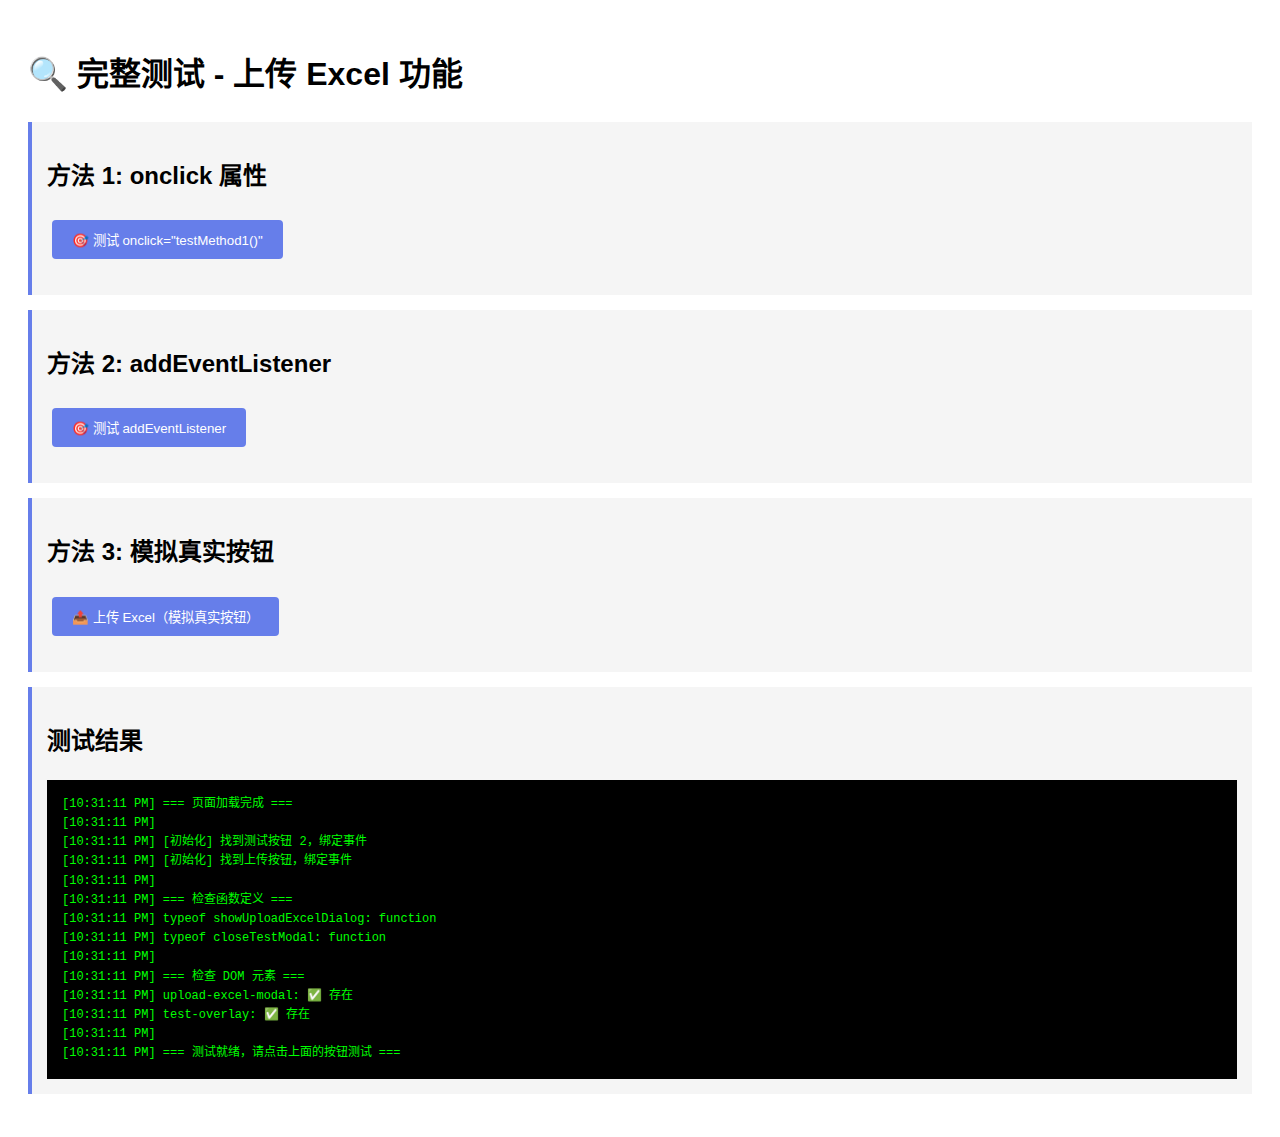
<file: static/complete-test.html>
<!DOCTYPE html>
<html lang="zh-CN">
<head>
    <meta charset="UTF-8">
    <meta name="viewport" content="width=device-width, initial-scale=1.0">
    <title>完整测试 - 上传 Excel 功能</title>
    <style>
        body {
            font-family: Arial, sans-serif;
            padding: 20px;
            line-height: 1.6;
        }
        .test-section {
            background: #f5f5f5;
            padding: 15px;
            margin: 15px 0;
            border-left: 4px solid #667eea;
        }
        .success { color: #28a745; font-weight: bold; }
        .error { color: #dc3545; font-weight: bold; }
        .warning { color: #ffc107; font-weight: bold; }
        button {
            padding: 10px 20px;
            margin: 5px;
            cursor: pointer;
            background: #667eea;
            color: white;
            border: none;
            border-radius: 4px;
        }
        button:hover {
            background: #5568d3;
        }
        .modal {
            display: none;
            position: fixed;
            top: 50%;
            left: 50%;
            transform: translate(-50%, -50%);
            background: white;
            padding: 30px;
            border: 2px solid #333;
            border-radius: 8px;
            box-shadow: 0 4px 20px rgba(0,0,0,0.3);
            z-index: 9999;
            min-width: 400px;
        }
        .modal.active {
            display: block;
        }
        .overlay {
            display: none;
            position: fixed;
            top: 0;
            left: 0;
            width: 100%;
            height: 100%;
            background: rgba(0,0,0,0.5);
            z-index: 9998;
        }
        .overlay.active {
            display: block;
        }
        #test-results {
            background: #000;
            color: #0f0;
            padding: 15px;
            font-family: 'Courier New', monospace;
            font-size: 12px;
            max-height: 400px;
            overflow-y: auto;
            margin-top: 15px;
        }
    </style>
</head>
<body>
    <h1>🔍 完整测试 - 上传 Excel 功能</h1>
    
    <div class="test-section">
        <h2>方法 1: onclick 属性</h2>
        <button onclick="testMethod1()">
            🎯 测试 onclick="testMethod1()"
        </button>
        <p id="result1"></p>
    </div>
    
    <div class="test-section">
        <h2>方法 2: addEventListener</h2>
        <button id="test-btn-2">
            🎯 测试 addEventListener
        </button>
        <p id="result2"></p>
    </div>
    
    <div class="test-section">
        <h2>方法 3: 模拟真实按钮</h2>
        <button class="btn-primary" id="btn-upload-excel">
            📤 上传 Excel（模拟真实按钮）
        </button>
        <p id="result3"></p>
    </div>
    
    <div class="test-section">
        <h2>测试结果</h2>
        <div id="test-results"></div>
    </div>
    
    <!-- 模态框 -->
    <div class="overlay" id="test-overlay" onclick="closeTestModal()"></div>
    <div class="modal" id="upload-excel-modal">
        <h3>✅ 上传 Excel 对话框</h3>
        <p>如果您看到这个对话框，说明功能正常工作！</p>
        <button onclick="closeTestModal()">关闭对话框</button>
    </div>
    
    <script>
        let testResults = document.getElementById('test-results');
        
        function log(message, type = 'info') {
            const colors = {
                info: '#0f0',
                success: '#0f0',
                error: '#f00',
                warning: '#ff0'
            };
            const time = new Date().toLocaleTimeString();
            testResults.innerHTML += `<div style="color: ${colors[type]}">[${time}] ${message}</div>`;
            testResults.scrollTop = testResults.scrollHeight;
            console.log(message);
        }
        
        function showUploadExcelDialog() {
            log('[函数] showUploadExcelDialog 被调用', 'success');
            const modal = document.getElementById('upload-excel-modal');
            const overlay = document.getElementById('test-overlay');
            if (modal) {
                modal.classList.add('active');
                overlay.classList.add('active');
                log('[函数] 对话框已显示', 'success');
            } else {
                log('[函数] 找不到模态框元素', 'error');
            }
        }
        
        function closeTestModal() {
            log('[函数] 关闭对话框', 'info');
            document.getElementById('upload-excel-modal').classList.remove('active');
            document.getElementById('test-overlay').classList.remove('active');
        }
        
        // 方法 1: onclick 属性
        function testMethod1() {
            log('', 'info');
            log('=== 测试方法 1: onclick 属性 ===', 'info');
            document.getElementById('result1').innerHTML = '<span class="success">✅ onclick 可以调用函数</span>';
            showUploadExcelDialog();
        }
        
        // 方法 2: addEventListener
        document.addEventListener('DOMContentLoaded', () => {
            log('=== 页面加载完成 ===', 'info');
            log('', 'info');
            
            // 绑定方法 2
            const btn2 = document.getElementById('test-btn-2');
            if (btn2) {
                log('[初始化] 找到测试按钮 2，绑定事件', 'success');
                btn2.addEventListener('click', () => {
                    log('', 'info');
                    log('=== 测试方法 2: addEventListener ===', 'info');
                    document.getElementById('result2').innerHTML = '<span class="success">✅ addEventListener 可以调用函数</span>';
                    showUploadExcelDialog();
                });
            } else {
                log('[初始化] 未找到测试按钮 2', 'error');
            }
            
            // 绑定方法 3（模拟真实按钮）
            const btnUploadExcel = document.getElementById('btn-upload-excel');
            if (btnUploadExcel) {
                log('[初始化] 找到上传按钮，绑定事件', 'success');
                btnUploadExcel.addEventListener('click', () => {
                    log('', 'info');
                    log('=== 测试方法 3: 模拟真实按钮 ===', 'info');
                    document.getElementById('result3').innerHTML = '<span class="success">✅ 模拟真实按钮可以工作</span>';
                    showUploadExcelDialog();
                });
            } else {
                log('[初始化] 未找到上传按钮', 'error');
            }
            
            // 检查函数
            log('', 'info');
            log('=== 检查函数定义 ===', 'info');
            log('typeof showUploadExcelDialog: ' + typeof showUploadExcelDialog, 'info');
            log('typeof closeTestModal: ' + typeof closeTestModal, 'info');
            
            // 检查元素
            log('', 'info');
            log('=== 检查 DOM 元素 ===', 'info');
            log('upload-excel-modal: ' + (document.getElementById('upload-excel-modal') ? '✅ 存在' : '❌ 不存在'), 'info');
            log('test-overlay: ' + (document.getElementById('test-overlay') ? '✅ 存在' : '❌ 不存在'), 'info');
            log('', 'info');
            log('=== 测试就绪，请点击上面的按钮测试 ===', 'success');
        });
    </script>
</body>
</html>
</file>
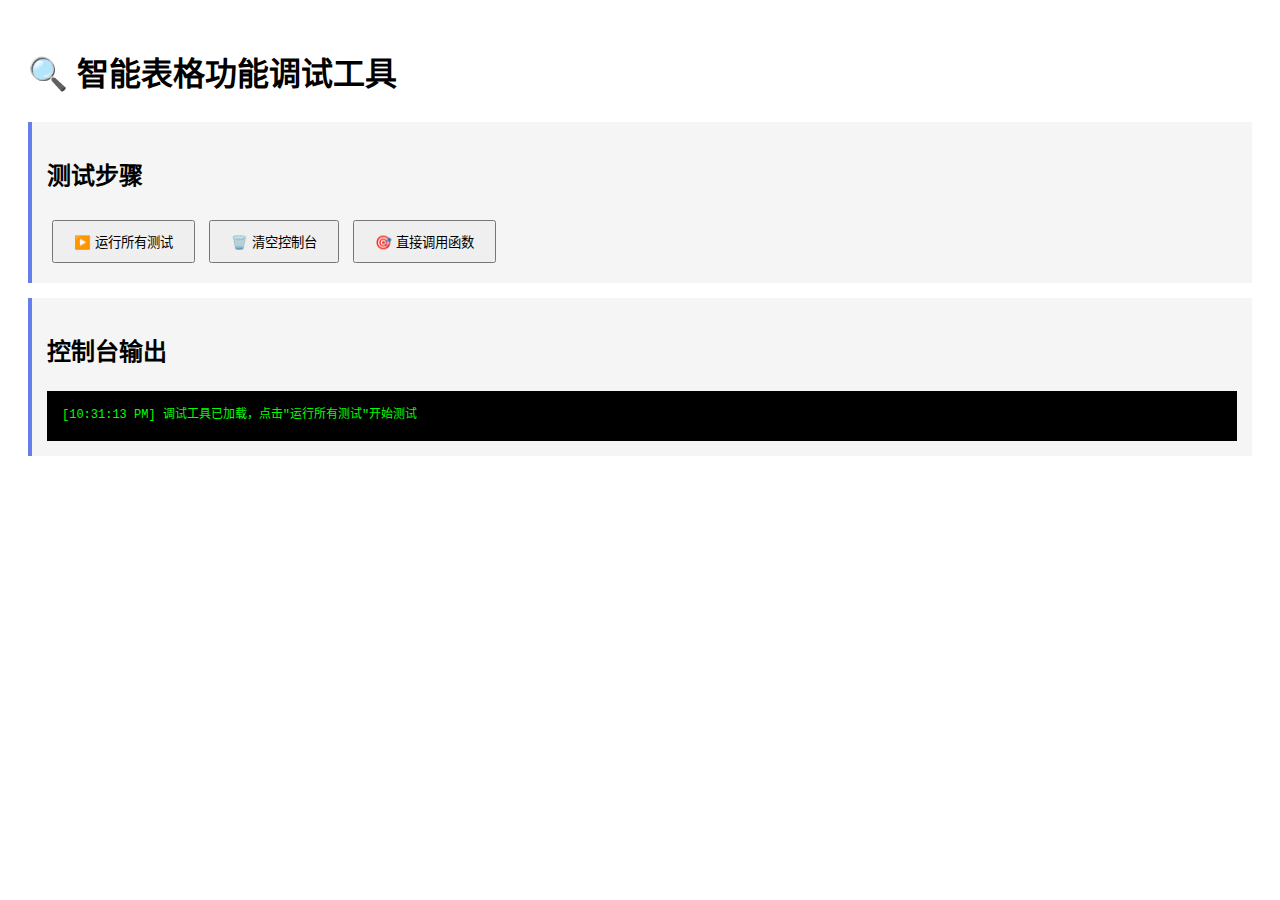
<file: static/debug.html>
<!DOCTYPE html>
<html lang="zh-CN">
<head>
    <meta charset="UTF-8">
    <meta name="viewport" content="width=device-width, initial-scale=1.0">
    <title>调试 - 智能表格功能</title>
    <style>
        body {
            font-family: Arial, sans-serif;
            padding: 20px;
            line-height: 1.6;
        }
        .debug-section {
            background: #f5f5f5;
            padding: 15px;
            margin: 15px 0;
            border-left: 4px solid #667eea;
        }
        .success { color: #28a745; }
        .error { color: #dc3545; }
        .warning { color: #ffc107; }
        button {
            padding: 10px 20px;
            margin: 5px;
            cursor: pointer;
        }
        #console-output {
            background: #000;
            color: #0f0;
            padding: 15px;
            font-family: 'Courier New', monospace;
            font-size: 12px;
            max-height: 400px;
            overflow-y: auto;
        }
    </style>
</head>
<body>
    <h1>🔍 智能表格功能调试工具</h1>
    
    <div class="debug-section">
        <h2>测试步骤</h2>
        <button onclick="runTests()">▶️ 运行所有测试</button>
        <button onclick="clearConsole()">🗑️ 清空控制台</button>
        <button onclick="testDirectCall()">🎯 直接调用函数</button>
    </div>
    
    <div class="debug-section">
        <h2>控制台输出</h2>
        <div id="console-output"></div>
    </div>
    
    <script>
        let consoleOutput = document.getElementById('console-output');
        
        function log(message, type = 'info') {
            const colors = {
                info: '#0f0',
                success: '#0f0',
                error: '#f00',
                warning: '#ff0'
            };
            const time = new Date().toLocaleTimeString();
            consoleOutput.innerHTML += `<div style="color: ${colors[type]}">[${time}] ${message}</div>`;
            consoleOutput.scrollTop = consoleOutput.scrollHeight;
            console.log(message);
        }
        
        function clearConsole() {
            consoleOutput.innerHTML = '';
        }
        
        async function runTests() {
            clearConsole();
            log('=== 开始测试智能表格功能 ===', 'info');
            log('');
            
            // 测试 1: 检查主页面是否加载
            log('[测试 1] 检查主页面访问...', 'info');
            try {
                const response = await fetch('/');
                if (response.ok) {
                    log('✅ 主页面可以访问', 'success');
                } else {
                    log(`❌ 主页面返回错误: ${response.status}`, 'error');
                }
            } catch (e) {
                log(`❌ 主页面请求失败: ${e.message}`, 'error');
            }
            log('');
            
            // 测试 2: 检查 script.js 是否加载
            log('[测试 2] 检查 script.js 文件...', 'info');
            try {
                const response = await fetch('/script.js');
                if (response.ok) {
                    const content = await response.text();
                    log(`✅ script.js 文件可以访问 (${(content.length / 1024).toFixed(2)} KB)`, 'success');
                    
                    if (content.includes('function showUploadExcelDialog')) {
                        log('✅ 找到 showUploadExcelDialog 函数定义', 'success');
                    } else {
                        log('❌ 未找到 showUploadExcelDialog 函数定义', 'error');
                    }
                } else {
                    log(`❌ script.js 返回错误: ${response.status}`, 'error');
                }
            } catch (e) {
                log(`❌ script.js 请求失败: ${e.message}`, 'error');
            }
            log('');
            
            // 测试 3: 在主页面的上下文中测试
            log('[测试 3] 在主页面上下文中测试...', 'info');
            log('⚠️  请打开主页面 (http://127.0.0.1:9999)，按 F12，然后在 Console 中输入:', 'warning');
            log('   typeof showUploadExcelDialog', 'warning');
            log('   typeof closeUploadExcelDialog', 'warning');
            log('');
            
            // 测试 4: 检查模态框元素
            log('[测试 4] 测试说明...', 'info');
            log('在主页面的 Console 中输入以下代码:', 'info');
            log('   document.getElementById("upload-excel-modal")', 'info');
            log('如果返回 null，说明元素不存在', 'warning');
            log('');
            
            log('=== 测试完成 ===', 'success');
            log('');
            log('💡 修复建议:', 'info');
            log('1. 如果 showUploadExcelDialog 是 undefined:', 'info');
            log('   - 检查 script.js 是否有语法错误', 'info');
            log('   - 查看浏览器 Console 是否有 JavaScript 错误', 'info');
            log('2. 如果元素不存在:', 'info');
            log('   - 检查 HTML 中是否有 id="upload-excel-modal" 的元素', 'info');
            log('3. 强制刷新浏览器缓存: Ctrl + Shift + R', 'info');
        }
        
        function testDirectCall() {
            log('');
            log('=== 尝试直接调用函数 ===', 'info');
            log('⚠️  这个页面无法直接调用主页面的函数', 'warning');
            log('请在主页面 (http://127.0.0.1:9999) 的 Console 中输入:', 'info');
            log('   showUploadExcelDialog()', 'info');
            log('');
        }
        
        // 页面加载后自动运行测试
        window.addEventListener('DOMContentLoaded', () => {
            log('调试工具已加载，点击"运行所有测试"开始测试', 'info');
        });
    </script>
</body>
</html>
</file>
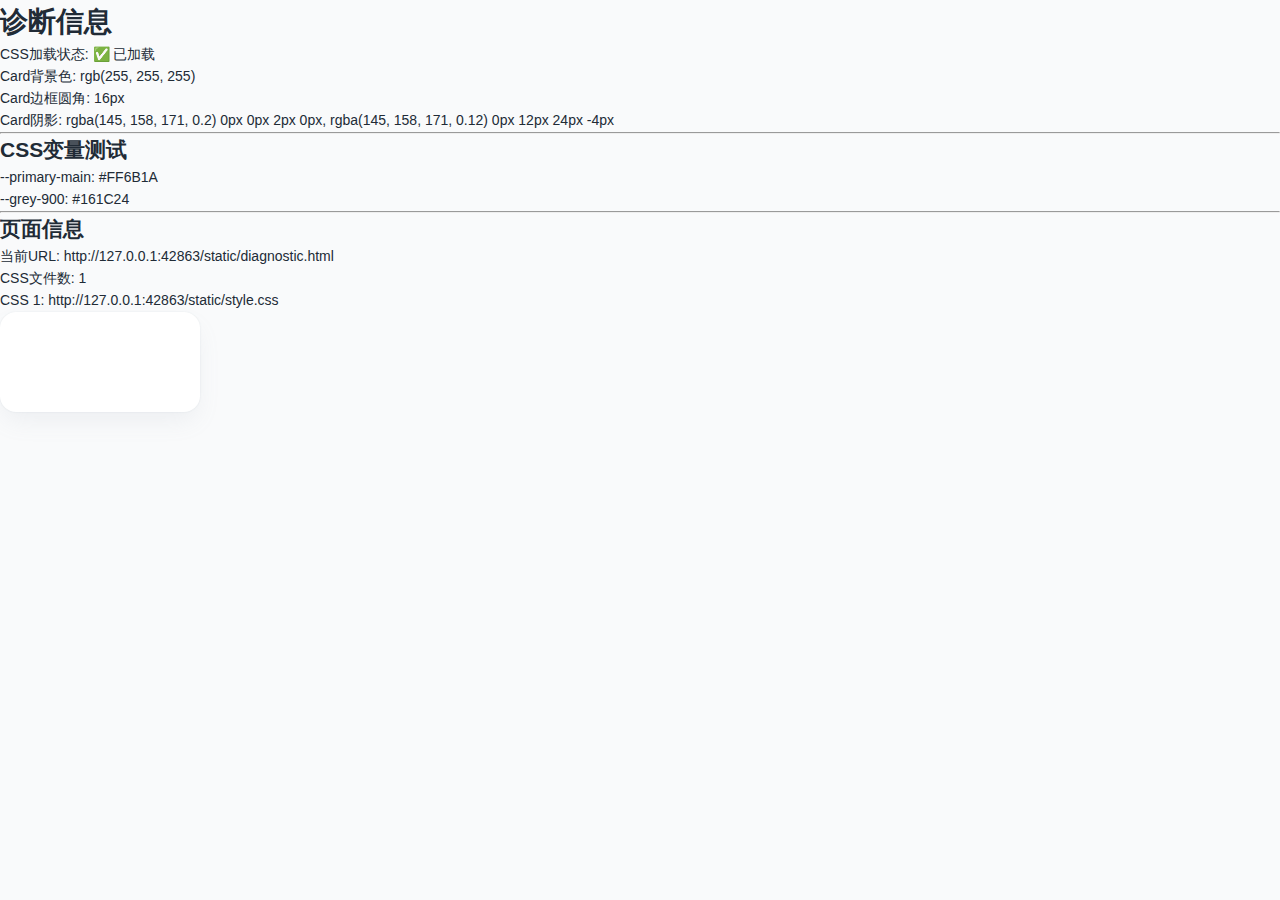
<file: static/diagnostic.html>
<!DOCTYPE html>
<html>
<head>
    <meta charset="UTF-8">
    <title>诊断页面</title>
    <link rel="stylesheet" href="style.css">
</head>
<body>
    <h1>诊断信息</h1>
    <div id="info"></div>
    
    <script>
        const info = document.getElementById('info');
        
        // 检查CSS是否加载
        const testDiv = document.createElement('div');
        testDiv.className = 'card';
        testDiv.style.cssText = 'width: 200px; height: 100px;';
        document.body.appendChild(testDiv);
        
        const styles = window.getComputedStyle(testDiv);
        
        info.innerHTML = `
            <p>CSS加载状态: ${styles.backgroundColor ? '✅ 已加载' : '❌ 未加载'}</p>
            <p>Card背景色: ${styles.backgroundColor}</p>
            <p>Card边框圆角: ${styles.borderRadius}</p>
            <p>Card阴影: ${styles.boxShadow}</p>
            <hr>
            <h2>CSS变量测试</h2>
            <p>--primary-main: ${styles.getPropertyValue('--primary-main') || '未定义'}</p>
            <p>--grey-900: ${styles.getPropertyValue('--grey-900') || '未定义'}</p>
            <hr>
            <h2>页面信息</h2>
            <p>当前URL: ${window.location.href}</p>
            <p>CSS文件数: ${document.styleSheets.length}</p>
        `;
        
        // 列出所有CSS文件
        Array.from(document.styleSheets).forEach((sheet, i) => {
            try {
                info.innerHTML += `<p>CSS ${i+1}: ${sheet.href || '内联样式'}</p>`;
            } catch(e) {
                info.innerHTML += `<p>CSS ${i+1}: 无法访问</p>`;
            }
        });
    </script>
</body>
</html>
</file>
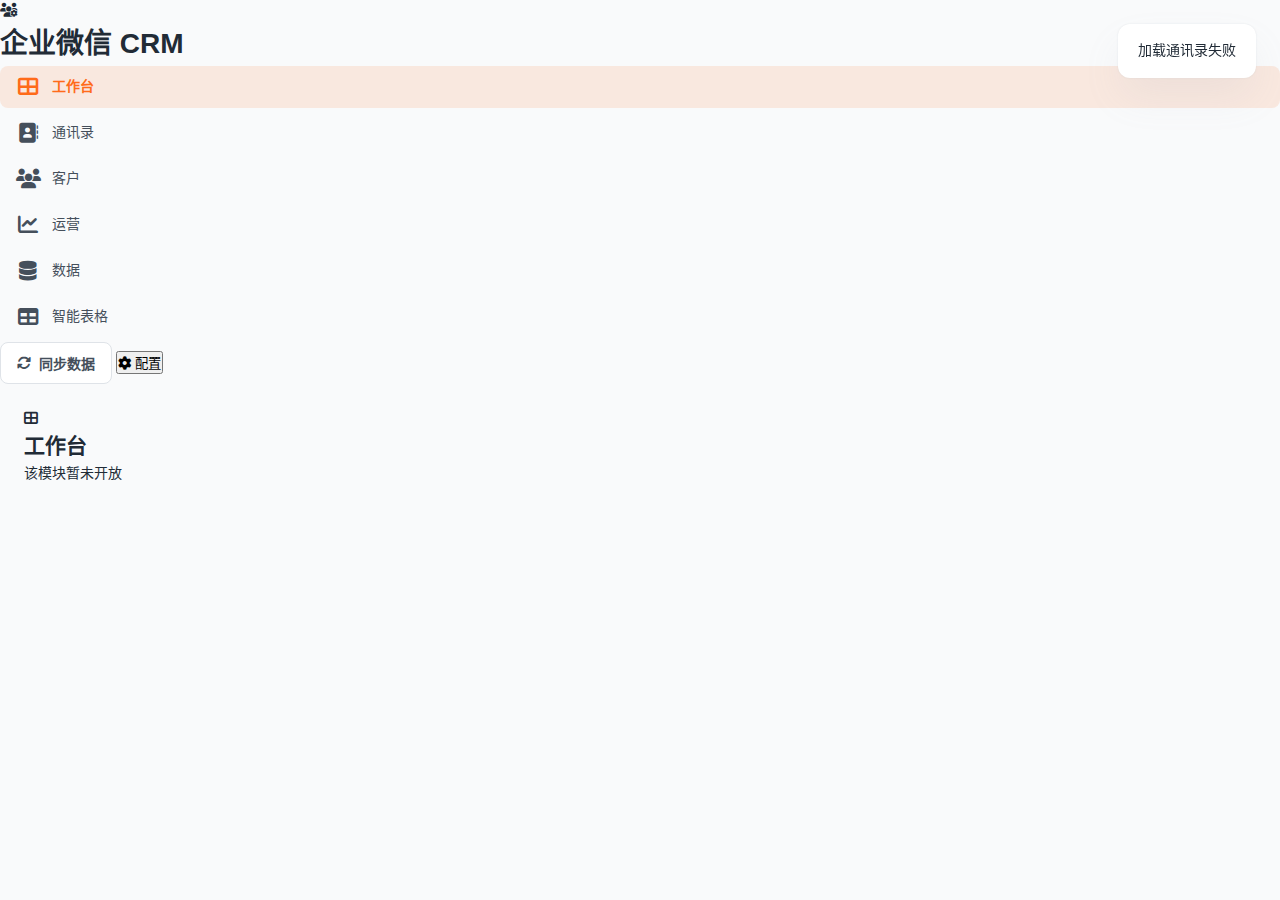
<file: static/index-old.html>
<!DOCTYPE html>
<html lang="zh-CN">
<head>
    <meta charset="UTF-8">
    <meta name="viewport" content="width=device-width, initial-scale=1.0">
    <title>企业微信 CRM - 客户管理</title>
    <link rel="stylesheet" href="style.css">
    <link rel="stylesheet" href="https://cdn.jsdelivr.net/npm/@fortawesome/fontawesome-free@6.4.0/css/all.min.css">
</head>
<body>
    <div class="container">
        <!-- 顶部导航 -->
        <header class="header">
            <div class="logo">
                <i class="fas fa-users-cog"></i>
                <h1>企业微信 CRM</h1>
            </div>
            <nav class="nav">
                <a href="#" class="nav-item" data-module="dashboard">
                    <i class="fas fa-th-large"></i> 工作台
                </a>
                <a href="#" class="nav-item" data-module="contacts">
                    <i class="fas fa-address-book"></i> 通讯录
                </a>
                <a href="#" class="nav-item active" data-module="customers">
                    <i class="fas fa-users"></i> 客户
                </a>
                <a href="#" class="nav-item" data-module="operations">
                    <i class="fas fa-chart-line"></i> 运营
                </a>
                <a href="#" class="nav-item" data-module="data">
                    <i class="fas fa-database"></i> 数据
                </a>
                <a href="#" class="nav-item" data-module="spreadsheet">
                    <i class="fas fa-table"></i> 智能表格
                </a>
            </nav>
            <div class="header-actions">
                <button class="btn-sync" onclick="syncData()">
                    <i class="fas fa-sync-alt"></i> 同步数据
                </button>
                <button class="btn-config" onclick="showConfig()">
                    <i class="fas fa-cog"></i> 配置
                </button>
            </div>
        </header>

        <!-- 主内容区 -->
        <main class="main-content">
            <!-- 客户模块 -->
            <section id="module-customers" class="module active">
                <div class="page-header">
                    <h2><i class="fas fa-users"></i> 客户列表</h2>
                    <div class="page-actions">
                        <button class="btn-primary" onclick="showCustomerDetail('new')">
                            <i class="fas fa-plus"></i> 添加客户
                        </button>
                        <button class="btn-secondary" onclick="exportCustomers()">
                            <i class="fas fa-download"></i> 导出
                        </button>
                    </div>
                </div>

                <!-- 筛选区域 -->
                <div class="filter-section">
                    <div class="filter-row">
                        <div class="filter-item">
                            <label>客户自选</label>
                            <input type="text" id="filter-search" placeholder="搜索客户姓名/备注" onchange="applyFilters()">
                        </div>
                        <div class="filter-item">
                            <label>添加员工</label>
                            <select id="filter-employee" onchange="applyFilters()">
                                <option value="">全部员工</option>
                            </select>
                        </div>
                        <div class="filter-item">
                            <label>所属群组</label>
                            <select id="filter-group" onchange="applyFilters()">
                                <option value="">选择所属群组</option>
                            </select>
                        </div>
                        <div class="filter-item">
                            <label>企业标签</label>
                            <select id="filter-tag" onchange="applyFilters()">
                                <option value="">选择企业标签</option>
                            </select>
                        </div>
                    </div>
                    <div class="filter-row">
                        <div class="filter-item">
                            <label>添加时间</label>
                            <input type="date" id="filter-date-start" onchange="applyFilters()">
                            <span>至</span>
                            <input type="date" id="filter-date-end" onchange="applyFilters()">
                        </div>
                        <div class="filter-item">
                            <label>客户阶段</label>
                            <select id="filter-stage" onchange="applyFilters()">
                                <option value="">选择客户阶段</option>
                                <option value="潜在客户">潜在客户</option>
                                <option value="意向客户">意向客户</option>
                                <option value="成交客户">成交客户</option>
                                <option value="老客户">老客户</option>
                            </select>
                        </div>
                        <div class="filter-item">
                            <label>跟进状态</label>
                            <select id="filter-follow-status" onchange="applyFilters()">
                                <option value="">选择跟进状态</option>
                                <option value="未跟进">未跟进</option>
                                <option value="跟进中">跟进中</option>
                                <option value="已成交">已成交</option>
                                <option value="已流失">已流失</option>
                            </select>
                        </div>
                        <div class="filter-item">
                            <label>满意度评</label>
                            <select id="filter-satisfaction" onchange="applyFilters()">
                                <option value="">选择满意度评价</option>
                                <option value="满意">满意</option>
                                <option value="一般">一般</option>
                                <option value="不满意">不满意</option>
                            </select>
                        </div>
                    </div>
                    <div class="filter-actions">
                        <button class="btn-filter" onclick="applyFilters()">
                            <i class="fas fa-search"></i> 筛选
                        </button>
                        <button class="btn-reset" onclick="resetFilters()">
                            <i class="fas fa-undo"></i> 重置
                        </button>
                    </div>
                </div>

                <!-- 批量操作区域 -->
                <div class="batch-actions">
                    <label>
                        <input type="checkbox" id="select-all" onchange="toggleSelectAll()">
                        全选
                    </label>
                    <span class="selected-count">已选择 <strong id="selected-count">0</strong> 个客户</span>
                    <button class="btn-batch" onclick="batchUpdateOwner()">
                        <i class="fas fa-user-edit"></i> 修改跟进人
                    </button>
                    <button class="btn-batch" onclick="batchUpdateTags()">
                        <i class="fas fa-tags"></i> 批量打标签
                    </button>
                    <button class="btn-batch" onclick="batchSendMessage()">
                        <i class="fas fa-paper-plane"></i> 群发等待
                    </button>
                </div>

                <!-- 客户列表表格 -->
                <div class="table-container">
                    <table class="customer-table">
                        <thead>
                            <tr>
                                <th width="50"><input type="checkbox" id="thead-select-all" onchange="toggleSelectAll()"></th>
                                <th width="300">客户信息</th>
                                <th width="120">所属员工</th>
                                <th width="80">性别</th>
                                <th width="200">客户标签</th>
                                <th width="150">添加/退群会员</th>
                                <th width="150">添加时间</th>
                                <th width="120">跟进状态</th>
                                <th width="150">操作</th>
                            </tr>
                        </thead>
                        <tbody id="customer-table-body">
                            <!-- 数据由 JS 填充 -->
                        </tbody>
                    </table>
                </div>

                <!-- 分页 -->
                <div class="pagination">
                    <button class="btn-page" onclick="changePage(-1)">
                        <i class="fas fa-chevron-left"></i> 上一页
                    </button>
                    <span class="page-info">
                        第 <strong id="current-page">1</strong> 页 / 共 <strong id="total-pages">1</strong> 页
                        （共 <strong id="total-count">0</strong> 条）
                    </span>
                    <button class="btn-page" onclick="changePage(1)">
                        下一页 <i class="fas fa-chevron-right"></i>
                    </button>
                </div>
            </section>

            <!-- 通讯录模块 -->
            <section id="module-contacts" class="module">
                <div class="page-header">
                    <h2><i class="fas fa-address-book"></i> 通讯录</h2>
                    <div class="page-actions">
                        <button class="btn-primary" onclick="syncEmployees()">
                            <i class="fas fa-sync-alt"></i> 同步通讯录
                        </button>
                        <button class="btn-secondary" onclick="exportEmployees()">
                            <i class="fas fa-download"></i> 导出
                        </button>
                    </div>
                </div>

                <!-- 搜索区域 -->
                <div class="search-section">
                    <div class="search-box">
                        <i class="fas fa-search"></i>
                        <input type="text" id="employee-search" placeholder="搜索员工姓名、手机号、邮箱..." onkeyup="searchEmployees()">
                    </div>
                    <div class="filter-group">
                        <select id="employee-dept-filter" onchange="filterEmployees()">
                            <option value="">全部部门</option>
                        </select>
                        <select id="employee-status-filter" onchange="filterEmployees()">
                            <option value="">全部状态</option>
                            <option value="1">已激活</option>
                            <option value="2">已禁用</option>
                            <option value="4">未激活</option>
                            <option value="5">已退出</option>
                        </select>
                    </div>
                </div>

                <!-- 员工列表 -->
                <div class="contacts-grid">
                    <div id="contacts-list" class="contacts-container">
                        <!-- 由 JS 动态生成 -->
                    </div>
                </div>

                <!-- 分页 -->
                <div class="pagination">
                    <button class="btn-page" onclick="changeEmployeePage(-1)">
                        <i class="fas fa-chevron-left"></i> 上一页
                    </button>
                    <span class="page-info">
                        第 <strong id="employee-current-page">1</strong> 页 / 共 <strong id="employee-total-pages">1</strong> 页
                        （共 <strong id="employee-total-count">0</strong> 人）
                    </span>
                    <button class="btn-page" onclick="changeEmployeePage(1)">
                        下一页 <i class="fas fa-chevron-right"></i>
                    </button>
                </div>
            </section>

            <!-- 其他模块（暂时隐藏） -->
            <section id="module-dashboard" class="module">
                <div class="coming-soon">
                    <i class="fas fa-th-large"></i>
                    <h2>工作台</h2>
                    <p>该模块暂未开放</p>
                </div>
            </section>

            <section id="module-operations" class="module">
                <div class="coming-soon">
                    <i class="fas fa-chart-line"></i>
                    <h2>运营</h2>
                    <p>该模块暂未开放</p>
                </div>
            </section>

            <section id="module-data" class="module">
                <div class="coming-soon">
                    <i class="fas fa-database"></i>
                    <h2>数据</h2>
                    <p>该模块暂未开放</p>
                </div>
            </section>

            <!-- 智能表格模块 -->
            <section id="module-spreadsheet" class="module">
                <div class="page-header">
                    <h2><i class="fas fa-table"></i> 智能表格</h2>
                    <div class="page-actions">
                        <button class="btn-primary" id="btn-create-table">
                            <i class="fas fa-plus"></i> 手工创建表格
                        </button>
                        <button class="btn-secondary" id="btn-upload-excel">
                            <i class="fas fa-file-upload"></i> 上传 Excel
                        </button>
                    </div>
                </div>

                <!-- 表格列表 -->
                <div class="spreadsheet-list" id="spreadsheet-list">
                    <!-- 动态加载 -->
                </div>
            </section>
        </main>
    </div>

    <!-- 配置弹窗 -->
    <div id="config-modal" class="modal">
        <div class="modal-content">
            <div class="modal-header">
                <h3><i class="fas fa-cog"></i> 企业微信配置</h3>
                <button class="btn-close" onclick="closeConfig()">&times;</button>
            </div>
            <div class="modal-body">
                <div class="form-group">
                    <label>企业 ID（CorpID）</label>
                    <input type="text" id="config-corpid" placeholder="请输入企业 ID">
                    <small>登录企业微信管理后台 → 我的企业 → 企业信息 → 企业 ID</small>
                </div>
                <div class="form-group">
                    <label>通讯录 Secret（可选）</label>
                    <input type="text" id="config-contact-secret" placeholder="请输入通讯录应用 Secret">
                    <small>企业微信管理后台 → 管理工具 → 通讯录同步 → Secret</small>
                </div>
                <div class="form-group">
                    <label>自建应用 Secret（推荐）⭐</label>
                    <input type="text" id="config-app-secret" placeholder="请输入自建应用 Secret">
                    <small>应用管理 → 自建应用 → 点击应用 → 查看 Secret（推荐使用此方式）</small>
                </div>
                <div class="form-group">
                    <label>客户联系 Secret（可选）</label>
                    <input type="text" id="config-customer-secret" placeholder="请输入客户联系应用 Secret">
                    <small>企业微信管理后台 → 客户联系 → API → Secret</small>
                </div>
                <div class="form-group">
                    <label>应用 AgentId</label>
                    <input type="text" id="config-agentid" placeholder="请输入自建应用 AgentId">
                    <small>企业微信管理后台 → 应用管理 → 自建应用 → AgentId</small>
                </div>
                <div class="form-group">
                    <label>API Token</label>
                    <input type="text" id="config-api-token" placeholder="请输入 API Token">
                    <small>用于后端 API 认证，默认值：crm-default-token</small>
                </div>
            </div>
            <div class="modal-footer">
                <button class="btn-secondary" onclick="closeConfig()">取消</button>
                <button class="btn-primary" onclick="saveConfig()">保存配置</button>
            </div>
        </div>
    </div>

    <!-- 提示弹窗 -->
    <div id="toast" class="toast"></div>

    <!-- 手工创建表格对话框 -->
    <div id="create-table-modal" class="modal">
        <div class="modal-content" style="max-width: 900px;">
            <div class="modal-header">
                <h3><i class="fas fa-plus-circle"></i> 手工创建智能表格</h3>
                <button class="btn-close" onclick="closeCreateTableDialog()">&times;</button>
            </div>
            <div class="modal-body">
                <!-- 基本信息 -->
                <div class="form-group">
                    <label>表格名称 <span style="color: red;">*</span></label>
                    <input type="text" id="table-name" placeholder="请输入表格名称">
                </div>

                <div class="form-row" style="display: grid; grid-template-columns: 1fr 1fr; gap: 15px;">
                    <div class="form-group">
                        <label>数据类型 <span style="color: red;">*</span></label>
                        <select id="table-data-type" onchange="onDataTypeChange()">
                            <option value="order">订单信息</option>
                            <option value="supplier">代理商信息</option>
                            <option value="product">产品信息</option>
                        </select>
                    </div>

                    <div class="form-group">
                        <label>数据范围 <span style="color: red;">*</span></label>
                        <select id="table-data-scope" onchange="onDataScopeChange()">
                            <option value="global">全局数据</option>
                            <option value="supplier">指定供应商</option>
                        </select>
                    </div>
                </div>

                <div class="form-group" id="supplier-select-group" style="display: none;">
                    <label>选择供应商 <span style="color: red;">*</span></label>
                    <select id="table-supplier-code">
                        <!-- 动态加载 -->
                    </select>
                </div>

                <div style="margin: 30px 0; padding: 20px; background: #f9fafb; border-radius: 8px; border: 1px solid #e5e7eb;">
                    <div style="display: flex; justify-content: space-between; align-items: center; margin-bottom: 15px;">
                        <h4 style="margin: 0;">字段配置 <span id="field-count-badge" style="color: #8b5cf6; font-size: 14px;">(0/150)</span></h4>
                        <div style="display: flex; gap: 10px;">
                            <button class="btn-secondary" onclick="showTemplateSelector()">
                                <i class="fas fa-file-import"></i> 从模板导入
                            </button>
                            <button class="btn-primary" onclick="showAddFieldDialog()">
                                <i class="fas fa-plus"></i> 添加字段
                            </button>
                        </div>
                    </div>

                    <div id="fields-list" style="max-height: 300px; overflow-y: auto;">
                        <!-- 字段列表 -->
                        <div style="text-align: center; padding: 40px; color: #9ca3af;">
                            <i class="fas fa-list" style="font-size: 48px; margin-bottom: 10px;"></i>
                            <p>还没有字段，请添加或从模板导入</p>
                        </div>
                    </div>
                </div>

                <div class="modal-footer" style="display: flex; gap: 10px; justify-content: flex-end;">
                    <button class="btn-secondary" onclick="closeCreateTableDialog()">取消</button>
                    <button class="btn-primary" onclick="createTableManual()">
                        <i class="fas fa-check"></i> 创建表格
                    </button>
                </div>
            </div>
        </div>
    </div>

    <!-- 选择模板对话框 -->
    <div id="template-selector-modal" class="modal">
        <div class="modal-content" style="max-width: 700px;">
            <div class="modal-header">
                <h3><i class="fas fa-file-import"></i> 选择字段模板</h3>
                <button class="btn-close" onclick="closeTemplateSelector()">&times;</button>
            </div>
            <div class="modal-body">
                <div id="template-list">
                    <!-- 动态加载模板列表 -->
                </div>
            </div>
        </div>
    </div>

    <!-- 添加字段对话框 -->
    <div id="add-field-modal" class="modal">
        <div class="modal-content" style="max-width: 500px;">
            <div class="modal-header">
                <h3><i class="fas fa-plus"></i> 添加字段</h3>
                <button class="btn-close" onclick="closeAddFieldDialog()">&times;</button>
            </div>
            <div class="modal-body">
                <div class="form-group">
                    <label>字段显示名称（企业微信）<span style="color: red;">*</span></label>
                    <input type="text" id="field-wecom-name" placeholder="例如：客户姓名">
                </div>

                <div class="form-group">
                    <label>系统字段名（自有系统）<span style="color: red;">*</span></label>
                    <input type="text" id="field-system-name" placeholder="例如：customer_name">
                    <small>用于映射自有系统的字段，建议使用英文下划线命名</small>
                </div>

                <div class="form-group">
                    <label>字段类型</label>
                    <select id="field-type">
                        <option value="text">文本</option>
                        <option value="number">数字</option>
                        <option value="datetime">日期时间</option>
                    </select>
                </div>

                <div class="modal-footer" style="display: flex; gap: 10px; justify-content: flex-end;">
                    <button class="btn-secondary" onclick="closeAddFieldDialog()">取消</button>
                    <button class="btn-primary" onclick="addFieldToList()">
                        <i class="fas fa-check"></i> 添加
                    </button>
                </div>
            </div>
        </div>
    </div>

    <!-- 上传 Excel 对话框 -->
    <div id="upload-excel-modal" class="modal">
        <div class="modal-content" style="max-width: 700px;">
            <div class="modal-header">
                <h3><i class="fas fa-file-upload"></i> 上传 Excel 创建智能表格</h3>
                <button class="btn-close" onclick="closeUploadExcelDialog()">&times;</button>
            </div>
            <div class="modal-body">
                <div class="upload-area" id="upload-area">
                    <input type="file" id="excel-file-input" accept=".xlsx,.xls" style="display: none;" onchange="handleFileSelect(event)">
                    <div class="upload-placeholder" onclick="document.getElementById('excel-file-input').click()">
                        <i class="fas fa-cloud-upload-alt" style="font-size: 48px; color: #8b5cf6; margin-bottom: 20px;"></i>
                        <p style="font-size: 16px; margin-bottom: 10px;">点击或拖拽 Excel 文件到此处</p>
                        <p style="font-size: 14px; color: #666;">支持 .xlsx 和 .xls 格式</p>
                    </div>
                </div>

                <!-- Excel 预览区 -->
                <div id="excel-preview-area" style="display: none; margin-top: 20px;">
                    <div class="form-group">
                        <label>表格名称</label>
                        <input type="text" id="spreadsheet-name" placeholder="请输入表格名称">
                    </div>

                    <div style="margin: 20px 0;">
                        <h4 style="margin-bottom: 10px;">数据预览</h4>
                        <div class="table-preview" id="excel-preview-table" style="max-height: 300px; overflow: auto; border: 1px solid #e5e7eb; border-radius: 8px;">
                            <!-- 动态加载预览表格 -->
                        </div>
                        <p style="margin-top: 10px; font-size: 14px; color: #666;" id="excel-info">
                            <!-- 文件信息 -->
                        </p>
                    </div>

                    <div class="modal-footer" style="display: flex; gap: 10px; justify-content: flex-end;">
                        <button class="btn" onclick="closeUploadExcelDialog()">取消</button>
                        <button class="btn btn-primary" onclick="createSpreadsheetFromExcel()">
                            <i class="fas fa-check"></i> 创建表格
                        </button>
                    </div>
                </div>
            </div>
        </div>
    </div>

    <!-- 表格详情对话框 -->
    <div id="spreadsheet-detail-modal" class="modal">
        <div class="modal-content" style="max-width: 900px;">
            <div class="modal-header">
                <h3><i class="fas fa-table"></i> <span id="spreadsheet-detail-title">表格详情</span></h3>
                <button class="btn-close" onclick="closeSpreadsheetDetail()">&times;</button>
            </div>
            <div class="modal-body">
                <div class="spreadsheet-info" id="spreadsheet-info">
                    <!-- 动态加载 -->
                </div>

                <div style="margin: 20px 0;">
                    <h4 style="margin-bottom: 10px;">数据</h4>
                    <div class="table-preview" id="spreadsheet-data-table" style="max-height: 400px; overflow: auto; border: 1px solid #e5e7eb; border-radius: 8px;">
                        <!-- 动态加载 -->
                    </div>
                </div>

                <div class="modal-footer" style="display: flex; gap: 10px; justify-content: space-between;">
                    <div>
                        <button class="btn btn-danger" onclick="deleteSpreadsheet()">
                            <i class="fas fa-trash"></i> 删除
                        </button>
                    </div>
                    <div style="display: flex; gap: 10px;">
                        <button class="btn" onclick="syncSpreadsheet()">
                            <i class="fas fa-sync-alt"></i> 手动同步
                        </button>
                        <button class="btn btn-primary" onclick="openInWecom()">
                            <i class="fas fa-external-link-alt"></i> 在企业微信中打开
                        </button>
                    </div>
                </div>
            </div>
        </div>
    </div>

    <script src="script.js"></script>
</body>
</html>
</file>
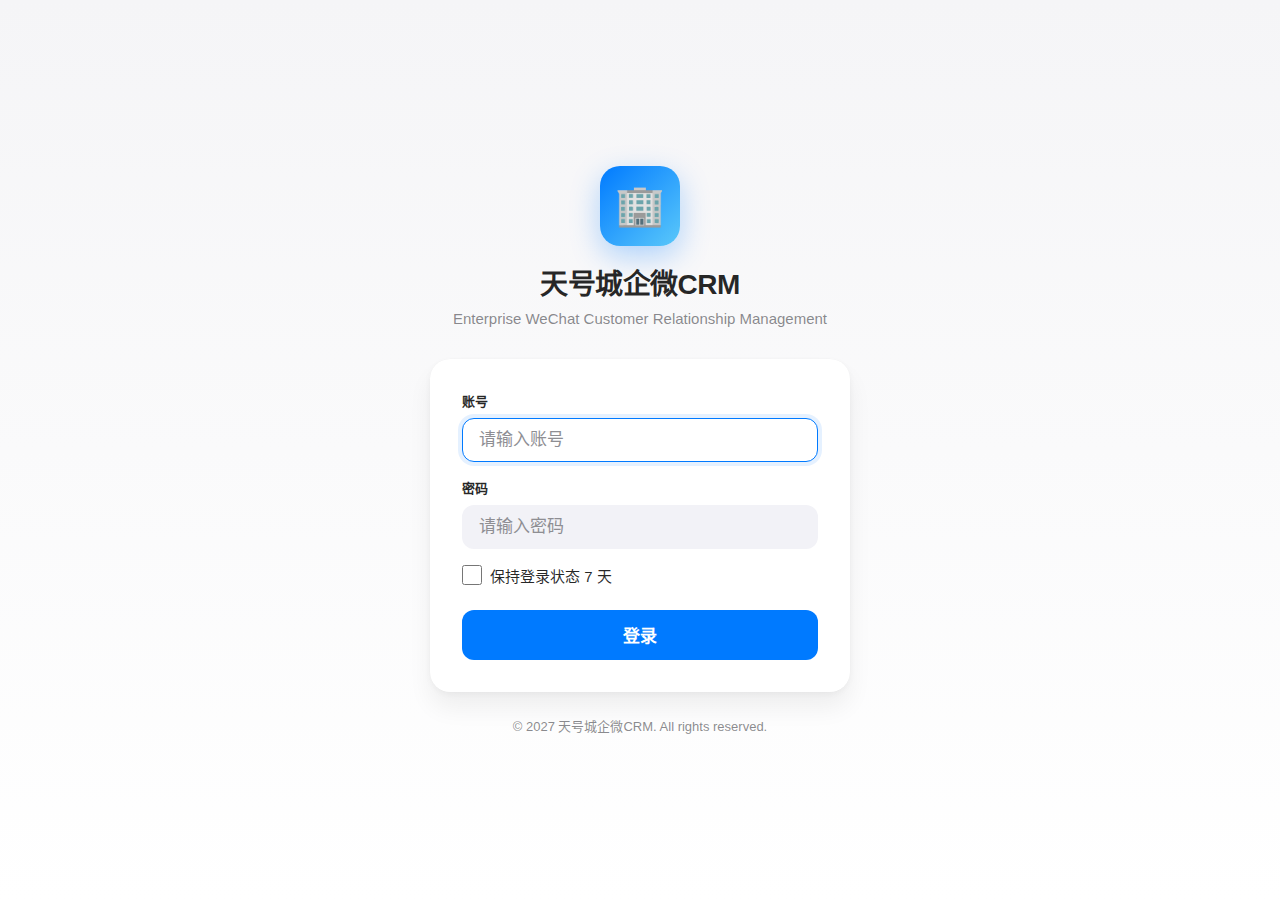
<file: static/login-apple.html>
<!DOCTYPE html>
<html lang="zh-CN">
<head>
    <meta charset="UTF-8">
    <meta name="viewport" content="width=device-width, initial-scale=1.0">
    <title>登录 - 天号城企微CRM</title>
    <style>
        /* ========== 基础样式 ========== */
        * {
            margin: 0;
            padding: 0;
            box-sizing: border-box;
        }

        :root {
            /* 苹果设计系统颜色 */
            --apple-blue: #007AFF;
            --apple-blue-hover: #0051D5;
            --apple-gray: #8E8E93;
            --apple-light-gray: #F2F2F7;
            --apple-separator: rgba(60, 60, 67, 0.36);
            --apple-label: rgba(0, 0, 0, 0.85);
            --apple-secondary-label: rgba(60, 60, 67, 0.6);
            --apple-background: #FFFFFF;
            --apple-shadow: rgba(0, 0, 0, 0.1);
            
            /* 圆角 */
            --radius-small: 8px;
            --radius-medium: 12px;
            --radius-large: 20px;
            
            /* 间距 */
            --spacing-xs: 8px;
            --spacing-sm: 12px;
            --spacing-md: 16px;
            --spacing-lg: 24px;
            --spacing-xl: 32px;
        }

        body {
            font-family: -apple-system, BlinkMacSystemFont, 'SF Pro Display', 'SF Pro Text', 'PingFang SC', 'Helvetica Neue', sans-serif;
            min-height: 100vh;
            display: flex;
            align-items: center;
            justify-content: center;
            background: linear-gradient(to bottom, #F5F5F7 0%, #FFFFFF 100%);
            padding: var(--spacing-lg);
            -webkit-font-smoothing: antialiased;
            -moz-osx-font-smoothing: grayscale;
        }

        /* ========== 登录容器 ========== */
        .login-container {
            width: 100%;
            max-width: 420px;
            animation: fadeInUp 0.6s cubic-bezier(0.16, 1, 0.3, 1);
        }

        @keyframes fadeInUp {
            from {
                opacity: 0;
                transform: translateY(20px);
            }
            to {
                opacity: 1;
                transform: translateY(0);
            }
        }

        /* ========== Logo 区域 ========== */
        .logo-section {
            text-align: center;
            margin-bottom: var(--spacing-xl);
        }

        .logo-icon {
            width: 80px;
            height: 80px;
            margin: 0 auto var(--spacing-md);
            background: linear-gradient(135deg, var(--apple-blue) 0%, #5AC8FA 100%);
            border-radius: var(--radius-large);
            display: flex;
            align-items: center;
            justify-content: center;
            font-size: 40px;
            color: white;
            box-shadow: 0 10px 30px rgba(0, 122, 255, 0.3);
        }

        .logo-title {
            font-size: 28px;
            font-weight: 700;
            color: var(--apple-label);
            letter-spacing: -0.5px;
            margin-bottom: var(--spacing-xs);
        }

        .logo-subtitle {
            font-size: 15px;
            color: var(--apple-secondary-label);
            font-weight: 400;
        }

        /* ========== 登录卡片 ========== */
        .login-card {
            background: var(--apple-background);
            border-radius: var(--radius-large);
            padding: var(--spacing-xl);
            box-shadow: 
                0 0 1px rgba(0, 0, 0, 0.04),
                0 2px 6px rgba(0, 0, 0, 0.04),
                0 16px 24px rgba(0, 0, 0, 0.06);
        }

        /* ========== 表单组 ========== */
        .form-group {
            margin-bottom: var(--spacing-md);
        }

        .form-group:last-of-type {
            margin-bottom: var(--spacing-lg);
        }

        .form-label {
            display: block;
            font-size: 13px;
            font-weight: 600;
            color: var(--apple-label);
            margin-bottom: var(--spacing-xs);
            letter-spacing: -0.1px;
        }

        /* ========== 输入框 ========== */
        .form-input {
            width: 100%;
            height: 44px;
            padding: 0 var(--spacing-md);
            font-size: 17px;
            font-weight: 400;
            color: var(--apple-label);
            background: var(--apple-light-gray);
            border: 1.5px solid transparent;
            border-radius: var(--radius-medium);
            outline: none;
            transition: all 0.2s cubic-bezier(0.16, 1, 0.3, 1);
        }

        .form-input::placeholder {
            color: var(--apple-gray);
        }

        .form-input:focus {
            background: white;
            border-color: var(--apple-blue);
            box-shadow: 0 0 0 4px rgba(0, 122, 255, 0.1);
        }

        .form-input:hover:not(:focus) {
            background: #E8E8ED;
        }

        /* ========== 记住我复选框 ========== */
        .remember-group {
            display: flex;
            align-items: center;
            margin-bottom: var(--spacing-lg);
        }

        .remember-checkbox {
            width: 20px;
            height: 20px;
            margin-right: var(--spacing-xs);
            cursor: pointer;
            accent-color: var(--apple-blue);
        }

        .remember-label {
            font-size: 15px;
            color: var(--apple-label);
            cursor: pointer;
            user-select: none;
        }

        /* ========== 登录按钮 ========== */
        .login-button {
            width: 100%;
            height: 50px;
            background: var(--apple-blue);
            color: white;
            font-size: 17px;
            font-weight: 600;
            border: none;
            border-radius: var(--radius-medium);
            cursor: pointer;
            transition: all 0.2s cubic-bezier(0.16, 1, 0.3, 1);
            letter-spacing: -0.2px;
            position: relative;
            overflow: hidden;
        }

        .login-button:hover {
            background: var(--apple-blue-hover);
            transform: translateY(-1px);
            box-shadow: 0 6px 20px rgba(0, 122, 255, 0.3);
        }

        .login-button:active {
            transform: translateY(0);
            box-shadow: 0 2px 10px rgba(0, 122, 255, 0.2);
        }

        .login-button:disabled {
            opacity: 0.5;
            cursor: not-allowed;
            transform: none;
        }

        /* 按钮加载状态 */
        .login-button.loading {
            pointer-events: none;
        }

        .login-button .spinner {
            display: none;
            width: 20px;
            height: 20px;
            border: 2px solid rgba(255, 255, 255, 0.3);
            border-top-color: white;
            border-radius: 50%;
            animation: spin 0.8s linear infinite;
            margin: 0 auto;
        }

        .login-button.loading .spinner {
            display: block;
        }

        .login-button.loading .button-text {
            display: none;
        }

        @keyframes spin {
            to { transform: rotate(360deg); }
        }

        /* ========== 错误提示 ========== */
        .error-message {
            display: none;
            padding: var(--spacing-sm) var(--spacing-md);
            background: rgba(255, 59, 48, 0.1);
            border: 1px solid rgba(255, 59, 48, 0.2);
            border-radius: var(--radius-small);
            color: #FF3B30;
            font-size: 14px;
            margin-bottom: var(--spacing-md);
            animation: shake 0.4s cubic-bezier(0.36, 0.07, 0.19, 0.97);
        }

        .error-message.show {
            display: block;
        }

        @keyframes shake {
            0%, 100% { transform: translateX(0); }
            25% { transform: translateX(-10px); }
            75% { transform: translateX(10px); }
        }

        /* ========== 页脚 ========== */
        .login-footer {
            text-align: center;
            margin-top: var(--spacing-lg);
            font-size: 13px;
            color: var(--apple-secondary-label);
        }

        .login-footer a {
            color: var(--apple-blue);
            text-decoration: none;
            transition: opacity 0.2s;
        }

        .login-footer a:hover {
            opacity: 0.7;
        }

        /* ========== 响应式设计 ========== */
        @media (max-width: 480px) {
            body {
                padding: var(--spacing-md);
            }

            .login-card {
                padding: var(--spacing-lg);
            }

            .logo-icon {
                width: 64px;
                height: 64px;
                font-size: 32px;
            }

            .logo-title {
                font-size: 24px;
            }

            .logo-subtitle {
                font-size: 14px;
            }
        }

        /* ========== 暗黑模式支持 ========== */
        @media (prefers-color-scheme: dark) {
            :root {
                --apple-blue: #0A84FF;
                --apple-blue-hover: #409CFF;
                --apple-gray: #98989D;
                --apple-light-gray: #1C1C1E;
                --apple-separator: rgba(84, 84, 88, 0.6);
                --apple-label: rgba(255, 255, 255, 0.85);
                --apple-secondary-label: rgba(235, 235, 245, 0.6);
                --apple-background: #1C1C1E;
                --apple-shadow: rgba(0, 0, 0, 0.5);
            }

            body {
                background: linear-gradient(to bottom, #000000 0%, #1C1C1E 100%);
            }

            .form-input {
                background: #2C2C2E;
                color: var(--apple-label);
            }

            .form-input:focus {
                background: #3A3A3C;
            }

            .form-input:hover:not(:focus) {
                background: #3A3A3C;
            }
        }

        /* ========== 无障碍辅助 ========== */
        .visually-hidden {
            position: absolute;
            width: 1px;
            height: 1px;
            padding: 0;
            margin: -1px;
            overflow: hidden;
            clip: rect(0, 0, 0, 0);
            white-space: nowrap;
            border-width: 0;
        }

        /* ========== 成功提示 ========== */
        .success-message {
            display: none;
            padding: var(--spacing-sm) var(--spacing-md);
            background: rgba(52, 199, 89, 0.1);
            border: 1px solid rgba(52, 199, 89, 0.2);
            border-radius: var(--spacing-xs);
            color: #34C759;
            font-size: 14px;
            margin-bottom: var(--spacing-md);
            animation: fadeInUp 0.3s ease;
        }

        .success-message.show {
            display: flex;
            align-items: center;
            gap: var(--spacing-xs);
        }

        .success-icon {
            font-size: 18px;
        }
    </style>
</head>
<body>
    <div class="login-container">
        <!-- Logo 区域 -->
        <div class="logo-section">
            <div class="logo-icon">
                <span>🏢</span>
            </div>
            <h1 class="logo-title">天号城企微CRM</h1>
            <p class="logo-subtitle">Enterprise WeChat Customer Relationship Management</p>
        </div>

        <!-- 登录卡片 -->
        <div class="login-card">
            <!-- 错误提示 -->
            <div id="errorMessage" class="error-message" role="alert"></div>
            
            <!-- 成功提示 -->
            <div id="successMessage" class="success-message" role="status">
                <span class="success-icon">✓</span>
                <span>登录成功，正在跳转...</span>
            </div>

            <!-- 登录表单 -->
            <form id="loginForm">
                <div class="form-group">
                    <label for="account" class="form-label">账号</label>
                    <input 
                        type="text" 
                        id="account" 
                        name="account" 
                        class="form-input" 
                        placeholder="请输入账号"
                        autocomplete="username"
                        required
                        autofocus
                    >
                </div>

                <div class="form-group">
                    <label for="password" class="form-label">密码</label>
                    <input 
                        type="password" 
                        id="password" 
                        name="password" 
                        class="form-input" 
                        placeholder="请输入密码"
                        autocomplete="current-password"
                        required
                    >
                </div>

                <div class="remember-group">
                    <input 
                        type="checkbox" 
                        id="remember" 
                        name="remember" 
                        class="remember-checkbox"
                    >
                    <label for="remember" class="remember-label">保持登录状态 7 天</label>
                </div>

                <button type="submit" class="login-button" id="loginButton">
                    <span class="button-text">登录</span>
                    <div class="spinner"></div>
                </button>
            </form>
        </div>

        <!-- 页脚 -->
        <div class="login-footer">
            <p>&copy; 2027 天号城企微CRM. All rights reserved.</p>
        </div>
    </div>

    <script>
        // ========== 配置 ==========
        const API_BASE = '/api/auth';

        // ========== DOM 元素 ==========
        const loginForm = document.getElementById('loginForm');
        const loginButton = document.getElementById('loginButton');
        const errorMessage = document.getElementById('errorMessage');
        const successMessage = document.getElementById('successMessage');
        const accountInput = document.getElementById('account');
        const passwordInput = document.getElementById('password');
        const rememberCheckbox = document.getElementById('remember');

        // ========== 工具函数 ==========
        function showError(message) {
            errorMessage.textContent = message;
            errorMessage.classList.add('show');
            setTimeout(() => {
                errorMessage.classList.remove('show');
            }, 3000);
        }

        function showSuccess() {
            successMessage.classList.add('show');
        }

        function setLoading(loading) {
            if (loading) {
                loginButton.classList.add('loading');
                loginButton.disabled = true;
                accountInput.disabled = true;
                passwordInput.disabled = true;
                rememberCheckbox.disabled = true;
            } else {
                loginButton.classList.remove('loading');
                loginButton.disabled = false;
                accountInput.disabled = false;
                passwordInput.disabled = false;
                rememberCheckbox.disabled = false;
            }
        }

        // ========== 登录处理 ==========
        loginForm.addEventListener('submit', async (e) => {
            e.preventDefault();

            const account = accountInput.value.trim();
            const password = passwordInput.value;
            const remember = rememberCheckbox.checked;

            if (!account || !password) {
                showError('请输入账号和密码');
                return;
            }

            setLoading(true);

            try {
                const response = await fetch(`${API_BASE}/login`, {
                    method: 'POST',
                    headers: {
                        'Content-Type': 'application/json'
                    },
                    body: JSON.stringify({
                        account,
                        password,
                        remember
                    })
                });

                const data = await response.json();

                if (data.code === 0) {
                    // 登录成功
                    const { token, user } = data.data;
                    
                    // 保存 Token 和用户信息
                    localStorage.setItem('token', token);
                    localStorage.setItem('userInfo', JSON.stringify(user));
                    
                    // 显示成功提示
                    showSuccess();
                    
                    // 延迟跳转，让用户看到成功提示
                    setTimeout(() => {
                        window.location.href = '/';
                    }, 800);
                } else {
                    // 登录失败
                    showError(data.message || '登录失败，请检查账号密码');
                    setLoading(false);
                }
            } catch (error) {
                console.error('登录错误:', error);
                showError('网络连接失败，请稍后重试');
                setLoading(false);
            }
        });

        // ========== 输入框焦点效果 ==========
        const inputs = document.querySelectorAll('.form-input');
        inputs.forEach(input => {
            input.addEventListener('focus', () => {
                errorMessage.classList.remove('show');
            });
        });

        // ========== 键盘快捷键 ==========
        document.addEventListener('keydown', (e) => {
            // Cmd/Ctrl + Enter 提交表单
            if ((e.metaKey || e.ctrlKey) && e.key === 'Enter') {
                loginForm.dispatchEvent(new Event('submit'));
            }
        });

        // ========== 自动填充测试账号（开发模式） ==========
        // 取消注释以在开发时使用
        // accountInput.value = '19938885888';
        // passwordInput.value = '8471439';

        // ========== 检查是否已登录 ==========
        const token = localStorage.getItem('token');
        if (token) {
            // 验证 Token 是否有效
            fetch(`${API_BASE}/current`, {
                headers: {
                    'Authorization': `Bearer ${token}`
                }
            })
            .then(res => res.json())
            .then(data => {
                if (data.code === 0) {
                    // Token 有效，直接跳转
                    window.location.href = '/';
                }
            })
            .catch(() => {
                // Token 无效，清除并继续登录
                localStorage.removeItem('token');
                localStorage.removeItem('userInfo');
            });
        }
    </script>
</body>
</html>
</file>
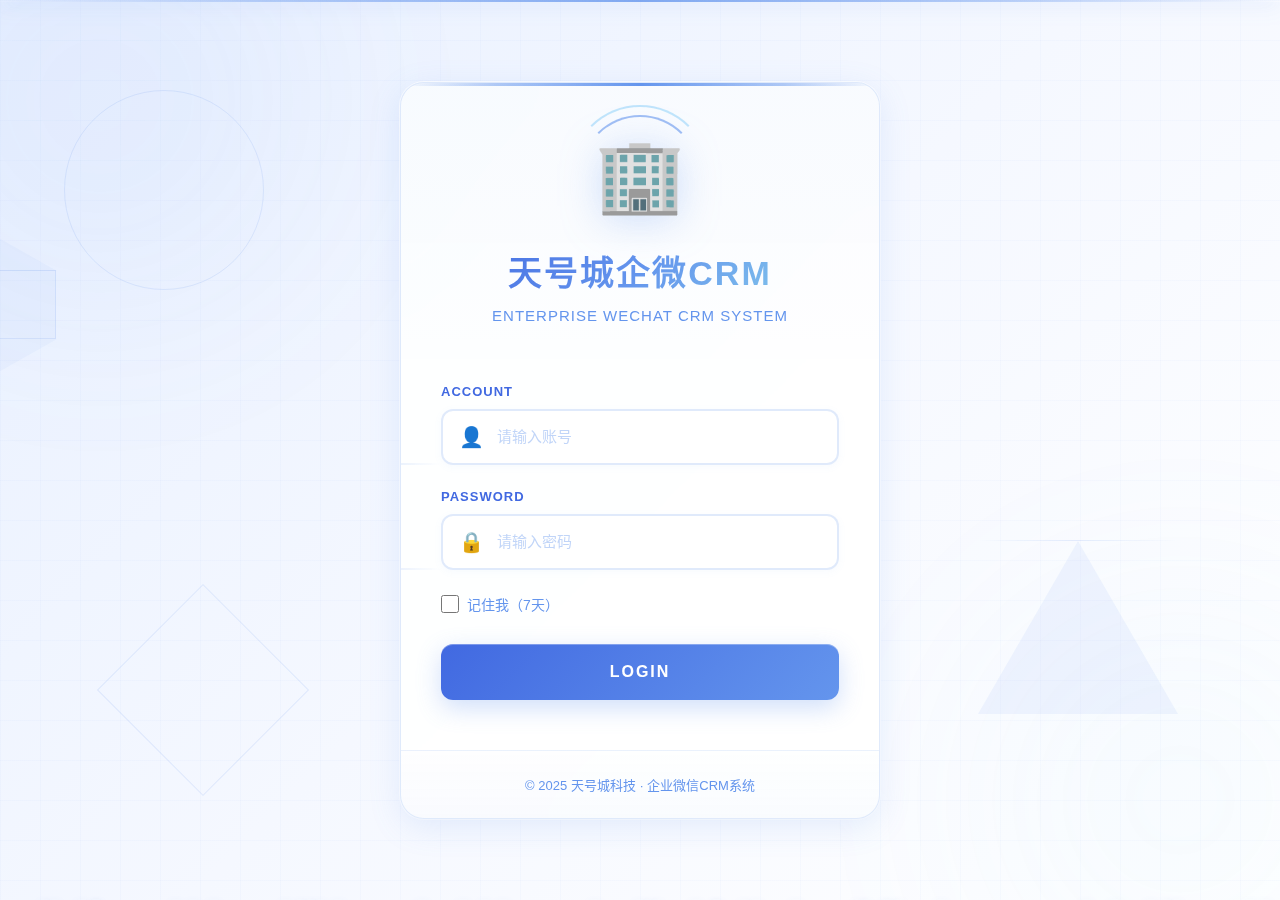
<file: static/login-old.html>
<!DOCTYPE html>
<html lang="zh-CN">
<head>
    <meta charset="UTF-8">
    <meta name="viewport" content="width=device-width, initial-scale=1.0">
    <title>登录 - 天号城企微CRM系统</title>
    <style>
        * {
            margin: 0;
            padding: 0;
            box-sizing: border-box;
        }

        body {
            font-family: -apple-system, BlinkMacSystemFont, 'Segoe UI', 'Roboto', 'PingFang SC', sans-serif;
            min-height: 100vh;
            display: flex;
            align-items: center;
            justify-content: center;
            background: linear-gradient(135deg, #e8f0ff 0%, #f5f8ff 50%, #ffffff 100%);
            overflow: hidden;
            position: relative;
        }

        /* 科技网格背景 */
        .tech-grid {
            position: fixed;
            top: 0;
            left: 0;
            width: 100%;
            height: 100%;
            background-image: 
                linear-gradient(rgba(100, 149, 237, 0.03) 1px, transparent 1px),
                linear-gradient(90deg, rgba(100, 149, 237, 0.03) 1px, transparent 1px);
            background-size: 40px 40px;
            animation: grid-flow 30s linear infinite;
            z-index: 0;
        }

        @keyframes grid-flow {
            0% {
                transform: translate(0, 0);
            }
            100% {
                transform: translate(40px, 40px);
            }
        }

        /* 扫描线效果 */
        .scan-line {
            position: fixed;
            top: 0;
            left: 0;
            width: 100%;
            height: 2px;
            background: linear-gradient(90deg, 
                transparent 0%,
                rgba(100, 149, 237, 0.4) 20%,
                rgba(100, 149, 237, 0.8) 50%,
                rgba(100, 149, 237, 0.4) 80%,
                transparent 100%
            );
            box-shadow: 0 0 20px rgba(100, 149, 237, 0.6);
            animation: scan 4s linear infinite;
            z-index: 1;
        }

        @keyframes scan {
            0% {
                transform: translateY(0);
                opacity: 0;
            }
            10% {
                opacity: 1;
            }
            90% {
                opacity: 1;
            }
            100% {
                transform: translateY(100vh);
                opacity: 0;
            }
        }

        /* 浮动几何图形 */
        .floating-shapes {
            position: fixed;
            top: 0;
            left: 0;
            width: 100%;
            height: 100%;
            z-index: 1;
            pointer-events: none;
        }

        .shape {
            position: absolute;
            border: 1px solid rgba(100, 149, 237, 0.15);
            animation: float-shape 20s infinite ease-in-out;
        }

        .shape-circle {
            border-radius: 50%;
            width: 200px;
            height: 200px;
            top: 10%;
            left: 5%;
            animation-duration: 25s;
        }

        .shape-triangle {
            width: 0;
            height: 0;
            border-left: 100px solid transparent;
            border-right: 100px solid transparent;
            border-bottom: 173px solid rgba(100, 149, 237, 0.08);
            top: 60%;
            right: 8%;
            animation-duration: 30s;
        }

        .shape-square {
            width: 150px;
            height: 150px;
            bottom: 15%;
            left: 10%;
            transform: rotate(45deg);
            animation-duration: 28s;
        }

        .shape-hexagon {
            width: 120px;
            height: 69px;
            background: rgba(100, 149, 237, 0.05);
            position: relative;
            top: 30%;
            right: 5%;
            animation-duration: 32s;
        }

        .shape-hexagon:before {
            content: "";
            position: absolute;
            top: -34.5px;
            left: 0;
            width: 0;
            height: 0;
            border-left: 60px solid transparent;
            border-right: 60px solid transparent;
            border-bottom: 34.5px solid rgba(100, 149, 237, 0.05);
        }

        .shape-hexagon:after {
            content: "";
            position: absolute;
            bottom: -34.5px;
            left: 0;
            width: 0;
            height: 0;
            border-left: 60px solid transparent;
            border-right: 60px solid transparent;
            border-top: 34.5px solid rgba(100, 149, 237, 0.05);
        }

        @keyframes float-shape {
            0%, 100% {
                transform: translate(0, 0) rotate(0deg);
                opacity: 0.3;
            }
            25% {
                transform: translate(30px, -30px) rotate(90deg);
                opacity: 0.5;
            }
            50% {
                transform: translate(-20px, -50px) rotate(180deg);
                opacity: 0.7;
            }
            75% {
                transform: translate(-40px, -20px) rotate(270deg);
                opacity: 0.5;
            }
        }

        /* 光点粒子 */
        .particles {
            position: fixed;
            top: 0;
            left: 0;
            width: 100%;
            height: 100%;
            z-index: 2;
            pointer-events: none;
        }

        .particle {
            position: absolute;
            width: 4px;
            height: 4px;
            background: rgba(100, 149, 237, 0.6);
            border-radius: 50%;
            box-shadow: 0 0 10px rgba(100, 149, 237, 0.8);
            animation: particle-rise 15s infinite ease-in;
        }

        @keyframes particle-rise {
            0% {
                transform: translateY(0) translateX(0);
                opacity: 0;
            }
            10% {
                opacity: 1;
            }
            90% {
                opacity: 0.8;
            }
            100% {
                transform: translateY(-100vh) translateX(50px);
                opacity: 0;
            }
        }

        /* 科技光效 */
        .tech-glow {
            position: fixed;
            width: 600px;
            height: 600px;
            border-radius: 50%;
            filter: blur(100px);
            opacity: 0.15;
            z-index: 1;
            animation: glow-pulse 8s ease-in-out infinite;
        }

        .tech-glow-1 {
            top: -200px;
            left: -200px;
            background: radial-gradient(circle, rgba(100, 149, 237, 0.6) 0%, transparent 70%);
        }

        .tech-glow-2 {
            bottom: -200px;
            right: -200px;
            background: radial-gradient(circle, rgba(135, 206, 250, 0.5) 0%, transparent 70%);
            animation-delay: 4s;
        }

        @keyframes glow-pulse {
            0%, 100% {
                transform: scale(1);
                opacity: 0.15;
            }
            50% {
                transform: scale(1.2);
                opacity: 0.25;
            }
        }

        /* 登录容器 */
        .login-container {
            position: relative;
            z-index: 10;
            background: rgba(255, 255, 255, 0.85);
            backdrop-filter: blur(30px) saturate(180%);
            border-radius: 24px;
            box-shadow: 
                0 8px 32px rgba(100, 149, 237, 0.15),
                0 0 0 1px rgba(255, 255, 255, 0.8),
                inset 0 1px 0 rgba(255, 255, 255, 1);
            border: 1px solid rgba(100, 149, 237, 0.2);
            width: 100%;
            max-width: 480px;
            overflow: hidden;
            animation: container-entrance 1s ease-out;
        }

        @keyframes container-entrance {
            from {
                opacity: 0;
                transform: translateY(30px) scale(0.95);
            }
            to {
                opacity: 1;
                transform: translateY(0) scale(1);
            }
        }

        /* 容器顶部光带 */
        .container-glow-bar {
            position: absolute;
            top: 0;
            left: 0;
            width: 100%;
            height: 3px;
            background: linear-gradient(90deg, 
                transparent 0%,
                rgba(100, 149, 237, 0.5) 20%,
                rgba(100, 149, 237, 1) 50%,
                rgba(100, 149, 237, 0.5) 80%,
                transparent 100%
            );
            animation: bar-slide 3s linear infinite;
        }

        @keyframes bar-slide {
            0% {
                transform: translateX(-100%);
            }
            100% {
                transform: translateX(100%);
            }
        }

        /* 头部 */
        .login-header {
            padding: 50px 40px 35px;
            text-align: center;
            position: relative;
            background: linear-gradient(180deg, rgba(100, 149, 237, 0.03) 0%, transparent 100%);
        }

        .logo-wrapper {
            display: inline-block;
            position: relative;
            margin-bottom: 28px;
        }

        .logo-icon {
            font-size: 72px;
            filter: drop-shadow(0 4px 20px rgba(100, 149, 237, 0.3));
            animation: logo-float 4s ease-in-out infinite;
        }

        @keyframes logo-float {
            0%, 100% {
                transform: translateY(0) scale(1);
            }
            50% {
                transform: translateY(-12px) scale(1.05);
            }
        }

        /* Logo 扫描环 */
        .logo-scan-ring {
            position: absolute;
            top: 50%;
            left: 50%;
            width: 120px;
            height: 120px;
            transform: translate(-50%, -50%);
            border: 2px solid transparent;
            border-top-color: rgba(100, 149, 237, 0.6);
            border-radius: 50%;
            animation: ring-spin 3s linear infinite;
        }

        .logo-scan-ring-2 {
            width: 140px;
            height: 140px;
            border-top-color: rgba(135, 206, 250, 0.5);
            animation-duration: 4s;
            animation-direction: reverse;
        }

        @keyframes ring-spin {
            0% {
                transform: translate(-50%, -50%) rotate(0deg);
            }
            100% {
                transform: translate(-50%, -50%) rotate(360deg);
            }
        }

        /* 标题 */
        .login-header h1 {
            font-size: 34px;
            font-weight: 700;
            background: linear-gradient(135deg, #4169E1 0%, #6495ED 50%, #87CEEB 100%);
            -webkit-background-clip: text;
            -webkit-text-fill-color: transparent;
            background-clip: text;
            margin-bottom: 12px;
            letter-spacing: 2px;
            position: relative;
            animation: title-glow 4s ease-in-out infinite;
        }

        @keyframes title-glow {
            0%, 100% {
                filter: brightness(1) contrast(1);
            }
            50% {
                filter: brightness(1.2) contrast(1.1);
            }
        }

        .login-header p {
            font-size: 15px;
            color: #6495ED;
            font-weight: 400;
            letter-spacing: 1px;
        }

        /* 表单区域 */
        .login-body {
            padding: 25px 40px 50px;
            background: rgba(255, 255, 255, 0.5);
        }

        .error-message {
            background: linear-gradient(135deg, rgba(244, 63, 94, 0.1) 0%, rgba(244, 63, 94, 0.05) 100%);
            border: 1px solid rgba(244, 63, 94, 0.3);
            color: #dc2626;
            padding: 16px 20px;
            border-radius: 12px;
            font-size: 14px;
            margin-bottom: 24px;
            display: none;
            align-items: center;
            gap: 12px;
            animation: error-shake 0.5s ease;
        }

        @keyframes error-shake {
            0%, 100% { transform: translateX(0); }
            25% { transform: translateX(-8px); }
            75% { transform: translateX(8px); }
        }

        .error-message.show {
            display: flex;
        }

        .error-icon {
            font-size: 18px;
        }

        /* 表单组 */
        .form-group {
            margin-bottom: 24px;
            position: relative;
        }

        .form-group label {
            display: block;
            font-size: 13px;
            font-weight: 600;
            color: #4169E1;
            margin-bottom: 10px;
            letter-spacing: 1px;
            text-transform: uppercase;
        }

        .input-wrapper {
            position: relative;
        }

        .input-icon {
            position: absolute;
            left: 18px;
            top: 50%;
            transform: translateY(-50%);
            font-size: 20px;
            z-index: 1;
            transition: all 0.3s ease;
        }

        .input-wrapper input {
            width: 100%;
            height: 56px;
            padding: 0 20px 0 54px;
            background: rgba(255, 255, 255, 0.9);
            border: 2px solid rgba(100, 149, 237, 0.2);
            border-radius: 12px;
            color: #1e3a8a;
            font-size: 15px;
            transition: all 0.3s ease;
            outline: none;
            box-shadow: 0 2px 8px rgba(100, 149, 237, 0.05);
        }

        .input-wrapper input::placeholder {
            color: rgba(100, 149, 237, 0.4);
        }

        .input-wrapper input:focus {
            background: rgba(255, 255, 255, 1);
            border-color: rgba(100, 149, 237, 0.6);
            box-shadow: 
                0 0 0 4px rgba(100, 149, 237, 0.1),
                0 4px 16px rgba(100, 149, 237, 0.15);
            transform: translateY(-2px);
        }

        .input-wrapper input:focus + .input-icon {
            transform: translateY(-50%) scale(1.15);
            filter: drop-shadow(0 0 8px rgba(100, 149, 237, 0.6));
        }

        /* 扫描线效果 */
        .input-scan-line {
            position: absolute;
            bottom: 0;
            left: 0;
            width: 100%;
            height: 2px;
            background: linear-gradient(90deg, 
                transparent 0%,
                rgba(100, 149, 237, 0.6) 50%,
                transparent 100%
            );
            transform: translateX(-100%);
            transition: transform 0.5s ease;
        }

        .input-wrapper input:focus ~ .input-scan-line {
            animation: input-scan 2s ease-in-out infinite;
        }

        @keyframes input-scan {
            0% {
                transform: translateX(-100%);
            }
            100% {
                transform: translateX(100%);
            }
        }

        /* 记住密码 */
        .remember-row {
            display: flex;
            align-items: center;
            margin-bottom: 30px;
        }

        .remember-row label {
            display: flex;
            align-items: center;
            cursor: pointer;
            font-size: 14px;
            color: #6495ED;
            transition: all 0.3s ease;
        }

        .remember-row label:hover {
            color: #4169E1;
        }

        .remember-row input[type="checkbox"] {
            margin-right: 8px;
            cursor: pointer;
            width: 18px;
            height: 18px;
            accent-color: #4169E1;
        }

        /* 登录按钮 */
        .login-btn {
            width: 100%;
            height: 56px;
            background: linear-gradient(135deg, #4169E1 0%, #6495ED 50%, #87CEEB 100%);
            background-size: 200% 200%;
            border: none;
            border-radius: 12px;
            color: white;
            font-size: 16px;
            font-weight: 600;
            cursor: pointer;
            position: relative;
            overflow: hidden;
            letter-spacing: 2px;
            text-transform: uppercase;
            box-shadow: 
                0 8px 24px rgba(100, 149, 237, 0.3),
                inset 0 1px 0 rgba(255, 255, 255, 0.3);
            transition: all 0.3s ease;
            animation: btn-gradient 5s ease infinite;
        }

        @keyframes btn-gradient {
            0%, 100% {
                background-position: 0% 50%;
            }
            50% {
                background-position: 100% 50%;
            }
        }

        .login-btn::before {
            content: '';
            position: absolute;
            top: 0;
            left: -100%;
            width: 100%;
            height: 100%;
            background: linear-gradient(
                90deg,
                transparent 0%,
                rgba(255, 255, 255, 0.4) 50%,
                transparent 100%
            );
            animation: btn-shine 2.5s linear infinite;
        }

        @keyframes btn-shine {
            0% {
                left: -100%;
            }
            100% {
                left: 100%;
            }
        }

        .login-btn:hover {
            transform: translateY(-3px);
            box-shadow: 
                0 12px 32px rgba(100, 149, 237, 0.4),
                inset 0 1px 0 rgba(255, 255, 255, 0.4);
        }

        .login-btn:active {
            transform: translateY(-1px);
        }

        .login-btn:disabled {
            opacity: 0.6;
            cursor: not-allowed;
            transform: none;
        }

        /* Loading 动画 */
        .loading-spinner {
            display: inline-block;
            width: 18px;
            height: 18px;
            border: 2px solid rgba(255, 255, 255, 0.3);
            border-radius: 50%;
            border-top-color: white;
            animation: spinner-spin 0.8s linear infinite;
            margin-right: 10px;
            vertical-align: middle;
        }

        @keyframes spinner-spin {
            to { transform: rotate(360deg); }
        }

        /* 底部 */
        .login-footer {
            text-align: center;
            padding: 24px;
            background: linear-gradient(180deg, transparent 0%, rgba(100, 149, 237, 0.03) 100%);
            color: #6495ED;
            font-size: 13px;
            border-top: 1px solid rgba(100, 149, 237, 0.1);
        }

        /* 响应式 */
        @media (max-width: 480px) {
            .login-container {
                border-radius: 0;
                max-width: 100%;
            }

            .login-header {
                padding: 40px 30px 30px;
            }

            .login-header h1 {
                font-size: 28px;
            }

            .login-body {
                padding: 20px 30px 40px;
            }
        }
    </style>
</head>
<body>
    <!-- 科技网格背景 -->
    <div class="tech-grid"></div>
    
    <!-- 扫描线 -->
    <div class="scan-line"></div>
    
    <!-- 科技光效 -->
    <div class="tech-glow tech-glow-1"></div>
    <div class="tech-glow tech-glow-2"></div>
    
    <!-- 浮动几何图形 -->
    <div class="floating-shapes">
        <div class="shape shape-circle"></div>
        <div class="shape shape-triangle"></div>
        <div class="shape shape-square"></div>
        <div class="shape shape-hexagon"></div>
    </div>
    
    <!-- 粒子效果 -->
    <div class="particles" id="particles"></div>

    <!-- 登录容器 -->
    <div class="login-container">
        <div class="container-glow-bar"></div>
        
        <div class="login-header">
            <div class="logo-wrapper">
                <div class="logo-scan-ring"></div>
                <div class="logo-scan-ring logo-scan-ring-2"></div>
                <div class="logo-icon">🏢</div>
            </div>
            <h1>天号城企微CRM</h1>
            <p>ENTERPRISE WECHAT CRM SYSTEM</p>
        </div>

        <div class="login-body">
            <div class="error-message" id="errorMessage">
                <span class="error-icon">⚠️</span>
                <span id="errorText"></span>
            </div>

            <form id="loginForm" onsubmit="handleLogin(event)">
                <div class="form-group">
                    <label for="account">Account</label>
                    <div class="input-wrapper">
                        <input 
                            type="text" 
                            id="account" 
                            name="account" 
                            placeholder="请输入账号"
                            required
                            autocomplete="username"
                        >
                        <span class="input-icon">👤</span>
                        <div class="input-scan-line"></div>
                    </div>
                </div>

                <div class="form-group">
                    <label for="password">Password</label>
                    <div class="input-wrapper">
                        <input 
                            type="password" 
                            id="password" 
                            name="password" 
                            placeholder="请输入密码"
                            required
                            autocomplete="current-password"
                        >
                        <span class="input-icon">🔒</span>
                        <div class="input-scan-line"></div>
                    </div>
                </div>

                <div class="remember-row">
                    <label>
                        <input type="checkbox" id="remember" name="remember">
                        记住我（7天）
                    </label>
                </div>

                <button type="submit" class="login-btn" id="loginBtn">
                    Login
                </button>
            </form>
        </div>

        <div class="login-footer">
            © 2025 天号城科技 · 企业微信CRM系统
        </div>
    </div>

    <script>
        // 创建粒子
        function createParticles() {
            const particlesContainer = document.getElementById('particles');
            const particleCount = 40;

            for (let i = 0; i < particleCount; i++) {
                const particle = document.createElement('div');
                particle.className = 'particle';
                
                particle.style.left = Math.random() * 100 + '%';
                particle.style.bottom = '-10px';
                particle.style.animationDelay = Math.random() * 15 + 's';
                particle.style.animationDuration = (Math.random() * 5 + 12) + 's';
                
                particlesContainer.appendChild(particle);
            }
        }

        createParticles();

        // 鼠标移动效果
        document.addEventListener('mousemove', (e) => {
            const moveX = (e.clientX - window.innerWidth / 2) / 100;
            const moveY = (e.clientY - window.innerHeight / 2) / 100;
            
            const shapes = document.querySelectorAll('.shape');
            shapes.forEach((shape, index) => {
                const speed = (index + 1) * 0.3;
                shape.style.transform = `translate(${moveX * speed}px, ${moveY * speed}px)`;
            });
        });

        // 检查是否已登录
        (function checkLogin() {
            const token = localStorage.getItem('token');
            if (token) {
                fetch('/api/auth/current', {
                    headers: {
                        'Authorization': `Bearer ${token}`
                    }
                })
                .then(res => res.json())
                .then(data => {
                    if (data.code === 0) {
                        window.location.href = '/';
                    }
                })
                .catch(() => {
                    localStorage.removeItem('token');
                    localStorage.removeItem('userInfo');
                });
            }
        })();

        // 显示错误
        function showError(message) {
            const errorDiv = document.getElementById('errorMessage');
            const errorText = document.getElementById('errorText');
            errorText.textContent = message;
            errorDiv.classList.add('show');

            setTimeout(() => {
                errorDiv.classList.remove('show');
            }, 3000);
        }

        // 处理登录
        async function handleLogin(event) {
            event.preventDefault();

            const loginBtn = document.getElementById('loginBtn');
            const account = document.getElementById('account').value.trim();
            const password = document.getElementById('password').value;
            const remember = document.getElementById('remember').checked;

            if (!account || !password) {
                showError('请输入账号和密码');
                return;
            }

            loginBtn.disabled = true;
            loginBtn.innerHTML = '<span class="loading-spinner"></span>Loading...';

            try {
                const response = await fetch('/api/auth/login', {
                    method: 'POST',
                    headers: {
                        'Content-Type': 'application/json'
                    },
                    body: JSON.stringify({ account, password, remember })
                });

                const data = await response.json();

                if (data.code === 0) {
                    const { token, user } = data.data;
                    localStorage.setItem('token', token);
                    localStorage.setItem('userInfo', JSON.stringify(user));
                    
                    loginBtn.innerHTML = '✓ Success';
                    setTimeout(() => {
                        window.location.href = '/';
                    }, 500);
                } else {
                    showError(data.message || '登录失败，请重试');
                    loginBtn.disabled = false;
                    loginBtn.textContent = 'Login';
                }
            } catch (error) {
                console.error('登录错误:', error);
                showError('网络错误，请检查连接后重试');
                loginBtn.disabled = false;
                loginBtn.textContent = 'Login';
            }
        }

        // 回车登录
        document.addEventListener('keypress', function(e) {
            if (e.key === 'Enter') {
                const form = document.getElementById('loginForm');
                if (form) {
                    form.dispatchEvent(new Event('submit'));
                }
            }
        });
    </script>
</body>
</html>
</file>
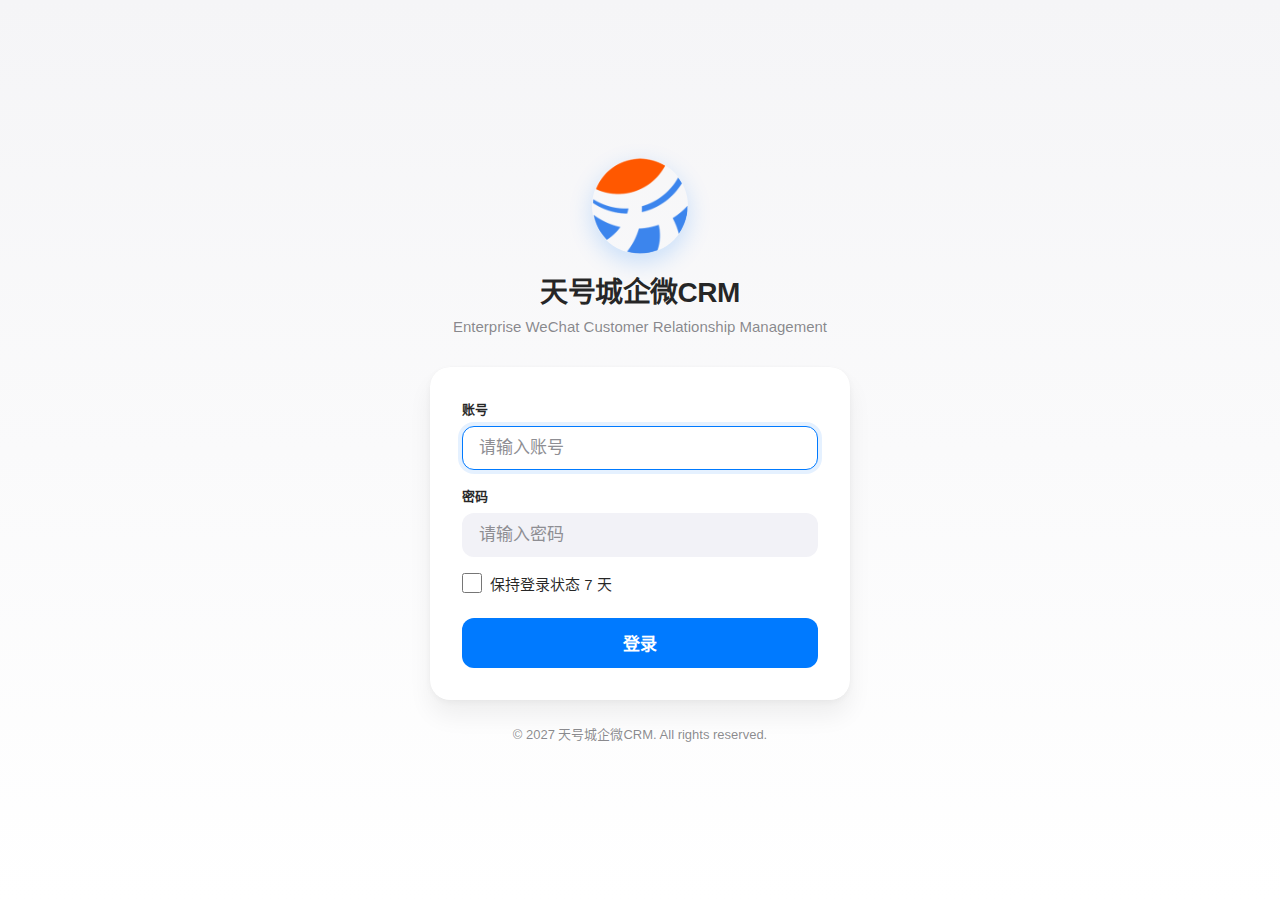
<file: static/login.html>
<!DOCTYPE html>
<html lang="zh-CN">
<head>
    <meta charset="UTF-8">
    <meta name="viewport" content="width=device-width, initial-scale=1.0">
    <title>登录 - 天号城企微CRM</title>
    <style>
        /* ========== 基础样式 ========== */
        * {
            margin: 0;
            padding: 0;
            box-sizing: border-box;
        }

        :root {
            /* 苹果设计系统颜色 */
            --apple-blue: #007AFF;
            --apple-blue-hover: #0051D5;
            --apple-gray: #8E8E93;
            --apple-light-gray: #F2F2F7;
            --apple-separator: rgba(60, 60, 67, 0.36);
            --apple-label: rgba(0, 0, 0, 0.85);
            --apple-secondary-label: rgba(60, 60, 67, 0.6);
            --apple-background: #FFFFFF;
            --apple-shadow: rgba(0, 0, 0, 0.1);
            
            /* 圆角 */
            --radius-small: 8px;
            --radius-medium: 12px;
            --radius-large: 20px;
            
            /* 间距 */
            --spacing-xs: 8px;
            --spacing-sm: 12px;
            --spacing-md: 16px;
            --spacing-lg: 24px;
            --spacing-xl: 32px;
        }

        body {
            font-family: -apple-system, BlinkMacSystemFont, 'SF Pro Display', 'SF Pro Text', 'PingFang SC', 'Helvetica Neue', sans-serif;
            min-height: 100vh;
            display: flex;
            align-items: center;
            justify-content: center;
            background: linear-gradient(to bottom, #F5F5F7 0%, #FFFFFF 100%);
            padding: var(--spacing-lg);
            -webkit-font-smoothing: antialiased;
            -moz-osx-font-smoothing: grayscale;
        }

        /* ========== 登录容器 ========== */
        .login-container {
            width: 100%;
            max-width: 420px;
            animation: fadeInUp 0.6s cubic-bezier(0.16, 1, 0.3, 1);
        }

        @keyframes fadeInUp {
            from {
                opacity: 0;
                transform: translateY(20px);
            }
            to {
                opacity: 1;
                transform: translateY(0);
            }
        }

        /* ========== Logo 区域 ========== */
        .logo-section {
            text-align: center;
            margin-bottom: var(--spacing-xl);
        }

        .logo-icon {
            width: 96px;
            height: 96px;
            margin: 0 auto var(--spacing-md);
            border-radius: 50%;
            display: flex;
            align-items: center;
            justify-content: center;
            box-shadow: 0 8px 24px rgba(0, 122, 255, 0.2);
            overflow: hidden;
        }
        
        .logo-icon img {
            width: 100%;
            height: 100%;
            object-fit: cover;
        }

        .logo-title {
            font-size: 28px;
            font-weight: 700;
            color: var(--apple-label);
            letter-spacing: -0.5px;
            margin-bottom: var(--spacing-xs);
        }

        .logo-subtitle {
            font-size: 15px;
            color: var(--apple-secondary-label);
            font-weight: 400;
        }

        /* ========== 登录卡片 ========== */
        .login-card {
            background: var(--apple-background);
            border-radius: var(--radius-large);
            padding: var(--spacing-xl);
            box-shadow: 
                0 0 1px rgba(0, 0, 0, 0.04),
                0 2px 6px rgba(0, 0, 0, 0.04),
                0 16px 24px rgba(0, 0, 0, 0.06);
        }

        /* ========== 表单组 ========== */
        .form-group {
            margin-bottom: var(--spacing-md);
        }

        .form-group:last-of-type {
            margin-bottom: var(--spacing-lg);
        }

        .form-label {
            display: block;
            font-size: 13px;
            font-weight: 600;
            color: var(--apple-label);
            margin-bottom: var(--spacing-xs);
            letter-spacing: -0.1px;
        }

        /* ========== 输入框 ========== */
        .form-input {
            width: 100%;
            height: 44px;
            padding: 0 var(--spacing-md);
            font-size: 17px;
            font-weight: 400;
            color: var(--apple-label);
            background: var(--apple-light-gray);
            border: 1.5px solid transparent;
            border-radius: var(--radius-medium);
            outline: none;
            transition: all 0.2s cubic-bezier(0.16, 1, 0.3, 1);
        }

        .form-input::placeholder {
            color: var(--apple-gray);
        }

        .form-input:focus {
            background: white;
            border-color: var(--apple-blue);
            box-shadow: 0 0 0 4px rgba(0, 122, 255, 0.1);
        }

        .form-input:hover:not(:focus) {
            background: #E8E8ED;
        }

        /* ========== 记住我复选框 ========== */
        .remember-group {
            display: flex;
            align-items: center;
            margin-bottom: var(--spacing-lg);
        }

        .remember-checkbox {
            width: 20px;
            height: 20px;
            margin-right: var(--spacing-xs);
            cursor: pointer;
            accent-color: var(--apple-blue);
        }

        .remember-label {
            font-size: 15px;
            color: var(--apple-label);
            cursor: pointer;
            user-select: none;
        }

        /* ========== 登录按钮 ========== */
        .login-button {
            width: 100%;
            height: 50px;
            background: var(--apple-blue);
            color: white;
            font-size: 17px;
            font-weight: 600;
            border: none;
            border-radius: var(--radius-medium);
            cursor: pointer;
            transition: all 0.2s cubic-bezier(0.16, 1, 0.3, 1);
            letter-spacing: -0.2px;
            position: relative;
            overflow: hidden;
        }

        .login-button:hover {
            background: var(--apple-blue-hover);
            transform: translateY(-1px);
            box-shadow: 0 6px 20px rgba(0, 122, 255, 0.3);
        }

        .login-button:active {
            transform: translateY(0);
            box-shadow: 0 2px 10px rgba(0, 122, 255, 0.2);
        }

        .login-button:disabled {
            opacity: 0.5;
            cursor: not-allowed;
            transform: none;
        }

        /* 按钮加载状态 */
        .login-button.loading {
            pointer-events: none;
        }

        .login-button .spinner {
            display: none;
            width: 20px;
            height: 20px;
            border: 2px solid rgba(255, 255, 255, 0.3);
            border-top-color: white;
            border-radius: 50%;
            animation: spin 0.8s linear infinite;
            margin: 0 auto;
        }

        .login-button.loading .spinner {
            display: block;
        }

        .login-button.loading .button-text {
            display: none;
        }

        @keyframes spin {
            to { transform: rotate(360deg); }
        }

        /* ========== 错误提示 ========== */
        .error-message {
            display: none;
            padding: var(--spacing-sm) var(--spacing-md);
            background: rgba(255, 59, 48, 0.1);
            border: 1px solid rgba(255, 59, 48, 0.2);
            border-radius: var(--radius-small);
            color: #FF3B30;
            font-size: 14px;
            margin-bottom: var(--spacing-md);
            animation: shake 0.4s cubic-bezier(0.36, 0.07, 0.19, 0.97);
        }

        .error-message.show {
            display: block;
        }

        @keyframes shake {
            0%, 100% { transform: translateX(0); }
            25% { transform: translateX(-10px); }
            75% { transform: translateX(10px); }
        }

        /* ========== 页脚 ========== */
        .login-footer {
            text-align: center;
            margin-top: var(--spacing-lg);
            font-size: 13px;
            color: var(--apple-secondary-label);
        }

        .login-footer a {
            color: var(--apple-blue);
            text-decoration: none;
            transition: opacity 0.2s;
        }

        .login-footer a:hover {
            opacity: 0.7;
        }

        /* ========== 响应式设计 ========== */
        @media (max-width: 480px) {
            body {
                padding: var(--spacing-md);
            }

            .login-card {
                padding: var(--spacing-lg);
            }

            .logo-icon {
                width: 72px;
                height: 72px;
            }

            .logo-title {
                font-size: 24px;
            }

            .logo-subtitle {
                font-size: 14px;
            }
        }

        /* ========== 暗黑模式支持 ========== */
        @media (prefers-color-scheme: dark) {
            :root {
                --apple-blue: #0A84FF;
                --apple-blue-hover: #409CFF;
                --apple-gray: #98989D;
                --apple-light-gray: #1C1C1E;
                --apple-separator: rgba(84, 84, 88, 0.6);
                --apple-label: rgba(255, 255, 255, 0.85);
                --apple-secondary-label: rgba(235, 235, 245, 0.6);
                --apple-background: #1C1C1E;
                --apple-shadow: rgba(0, 0, 0, 0.5);
            }

            body {
                background: linear-gradient(to bottom, #000000 0%, #1C1C1E 100%);
            }

            .form-input {
                background: #2C2C2E;
                color: var(--apple-label);
            }

            .form-input:focus {
                background: #3A3A3C;
            }

            .form-input:hover:not(:focus) {
                background: #3A3A3C;
            }
        }

        /* ========== 无障碍辅助 ========== */
        .visually-hidden {
            position: absolute;
            width: 1px;
            height: 1px;
            padding: 0;
            margin: -1px;
            overflow: hidden;
            clip: rect(0, 0, 0, 0);
            white-space: nowrap;
            border-width: 0;
        }

        /* ========== 成功提示 ========== */
        .success-message {
            display: none;
            padding: var(--spacing-sm) var(--spacing-md);
            background: rgba(52, 199, 89, 0.1);
            border: 1px solid rgba(52, 199, 89, 0.2);
            border-radius: var(--spacing-xs);
            color: #34C759;
            font-size: 14px;
            margin-bottom: var(--spacing-md);
            animation: fadeInUp 0.3s ease;
        }

        .success-message.show {
            display: flex;
            align-items: center;
            gap: var(--spacing-xs);
        }

        .success-icon {
            font-size: 18px;
        }
    </style>
</head>
<body>
    <div class="login-container">
        <!-- Logo 区域 -->
        <div class="logo-section">
            <div class="logo-icon">
                <img src="/static/images/logo.png" alt="天号城CRM Logo">
            </div>
            <h1 class="logo-title">天号城企微CRM</h1>
            <p class="logo-subtitle">Enterprise WeChat Customer Relationship Management</p>
        </div>

        <!-- 登录卡片 -->
        <div class="login-card">
            <!-- 错误提示 -->
            <div id="errorMessage" class="error-message" role="alert"></div>
            
            <!-- 成功提示 -->
            <div id="successMessage" class="success-message" role="status">
                <span class="success-icon">✓</span>
                <span>登录成功，正在跳转...</span>
            </div>

            <!-- 登录表单 -->
            <form id="loginForm">
                <div class="form-group">
                    <label for="account" class="form-label">账号</label>
                    <input 
                        type="text" 
                        id="account" 
                        name="account" 
                        class="form-input" 
                        placeholder="请输入账号"
                        autocomplete="username"
                        required
                        autofocus
                    >
                </div>

                <div class="form-group">
                    <label for="password" class="form-label">密码</label>
                    <input 
                        type="password" 
                        id="password" 
                        name="password" 
                        class="form-input" 
                        placeholder="请输入密码"
                        autocomplete="current-password"
                        required
                    >
                </div>

                <div class="remember-group">
                    <input 
                        type="checkbox" 
                        id="remember" 
                        name="remember" 
                        class="remember-checkbox"
                    >
                    <label for="remember" class="remember-label">保持登录状态 7 天</label>
                </div>

                <button type="submit" class="login-button" id="loginButton">
                    <span class="button-text">登录</span>
                    <div class="spinner"></div>
                </button>
            </form>
        </div>

        <!-- 页脚 -->
        <div class="login-footer">
            <p>&copy; 2027 天号城企微CRM. All rights reserved.</p>
        </div>
    </div>

    <script>
        // ========== 配置 ==========
        const API_BASE = '/api/auth';

        // ========== DOM 元素 ==========
        const loginForm = document.getElementById('loginForm');
        const loginButton = document.getElementById('loginButton');
        const errorMessage = document.getElementById('errorMessage');
        const successMessage = document.getElementById('successMessage');
        const accountInput = document.getElementById('account');
        const passwordInput = document.getElementById('password');
        const rememberCheckbox = document.getElementById('remember');

        // ========== 工具函数 ==========
        function showError(message) {
            errorMessage.textContent = message;
            errorMessage.classList.add('show');
            setTimeout(() => {
                errorMessage.classList.remove('show');
            }, 3000);
        }

        function showSuccess() {
            successMessage.classList.add('show');
        }

        function setLoading(loading) {
            if (loading) {
                loginButton.classList.add('loading');
                loginButton.disabled = true;
                accountInput.disabled = true;
                passwordInput.disabled = true;
                rememberCheckbox.disabled = true;
            } else {
                loginButton.classList.remove('loading');
                loginButton.disabled = false;
                accountInput.disabled = false;
                passwordInput.disabled = false;
                rememberCheckbox.disabled = false;
            }
        }

        // ========== 登录处理 ==========
        loginForm.addEventListener('submit', async (e) => {
            e.preventDefault();

            const account = accountInput.value.trim();
            const password = passwordInput.value;
            const remember = rememberCheckbox.checked;

            if (!account || !password) {
                showError('请输入账号和密码');
                return;
            }

            setLoading(true);

            try {
                const response = await fetch(`${API_BASE}/login`, {
                    method: 'POST',
                    headers: {
                        'Content-Type': 'application/json'
                    },
                    body: JSON.stringify({
                        account,
                        password,
                        remember
                    })
                });

                const data = await response.json();

                if (data.code === 0) {
                    // 登录成功
                    const { token, user } = data.data;
                    
                    // 保存 Token 和用户信息
                    localStorage.setItem('token', token);
                    localStorage.setItem('userInfo', JSON.stringify(user));
                    
                    // 显示成功提示
                    showSuccess();
                    
                    // 延迟跳转，让用户看到成功提示
                    setTimeout(() => {
                        window.location.href = '/';
                    }, 800);
                } else {
                    // 登录失败
                    showError(data.message || '登录失败，请检查账号密码');
                    setLoading(false);
                }
            } catch (error) {
                console.error('登录错误:', error);
                showError('网络连接失败，请稍后重试');
                setLoading(false);
            }
        });

        // ========== 输入框焦点效果 ==========
        const inputs = document.querySelectorAll('.form-input');
        inputs.forEach(input => {
            input.addEventListener('focus', () => {
                errorMessage.classList.remove('show');
            });
        });

        // ========== 键盘快捷键 ==========
        document.addEventListener('keydown', (e) => {
            // Cmd/Ctrl + Enter 提交表单
            if ((e.metaKey || e.ctrlKey) && e.key === 'Enter') {
                loginForm.dispatchEvent(new Event('submit'));
            }
        });

        // ========== 自动填充测试账号（开发模式） ==========
        // 取消注释以在开发时使用
        // accountInput.value = '19938885888';
        // passwordInput.value = '8471439';

        // ========== 检查是否已登录 ==========
        const token = localStorage.getItem('token');
        if (token) {
            // 验证 Token 是否有效
            fetch(`${API_BASE}/current`, {
                headers: {
                    'Authorization': `Bearer ${token}`
                }
            })
            .then(res => res.json())
            .then(data => {
                if (data.code === 0) {
                    // Token 有效，直接跳转
                    window.location.href = '/';
                }
            })
            .catch(() => {
                // Token 无效，清除并继续登录
                localStorage.removeItem('token');
                localStorage.removeItem('userInfo');
            });
        }
    </script>
</body>
</html>
</file>
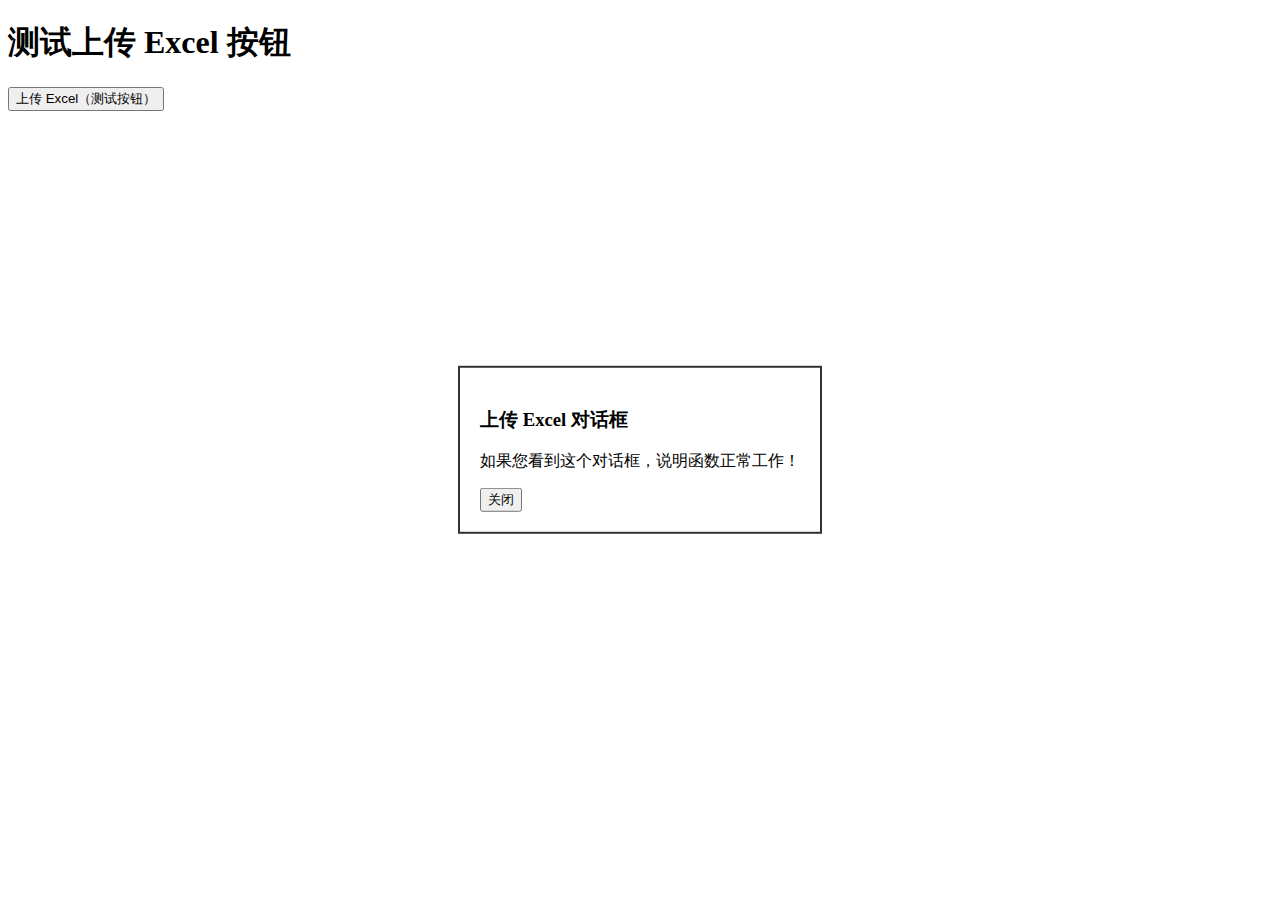
<file: static/test-upload-button.html>
<!DOCTYPE html>
<html>
<head>
    <meta charset="UTF-8">
    <title>测试 - 智能表格按钮</title>
    <style>
        .modal { display: none; }
        .modal.active { display: block; position: fixed; top: 50%; left: 50%; transform: translate(-50%, -50%); background: white; padding: 20px; border: 2px solid #333; z-index: 9999; }
    </style>
</head>
<body>
    <h1>测试上传 Excel 按钮</h1>
    
    <button onclick="showUploadExcelDialog()">上传 Excel（测试按钮）</button>
    
    <div id="upload-excel-modal" class="modal">
        <h3>上传 Excel 对话框</h3>
        <p>如果您看到这个对话框，说明函数正常工作！</p>
        <button onclick="closeUploadExcelDialog()">关闭</button>
    </div>
    
    <script>
        // 测试函数定义
        function showUploadExcelDialog() {
            console.log('showUploadExcelDialog 被调用');
            const modal = document.getElementById('upload-excel-modal');
            if (modal) {
                modal.classList.add('active');
                console.log('✅ 对话框已显示');
            } else {
                console.error('❌ 找不到模态框元素');
            }
        }
        
        function closeUploadExcelDialog() {
            console.log('closeUploadExcelDialog 被调用');
            document.getElementById('upload-excel-modal').classList.remove('active');
        }
        
        // 页面加载完成后测试
        window.addEventListener('DOMContentLoaded', () => {
            console.log('=== 页面加载完成，开始测试 ===');
            
            // 测试 1: 检查函数是否存在
            console.log('typeof showUploadExcelDialog:', typeof showUploadExcelDialog);
            
            // 测试 2: 检查模态框元素是否存在
            const modal = document.getElementById('upload-excel-modal');
            console.log('modal 元素:', modal ? '✅ 存在' : '❌ 不存在');
            
            // 测试 3: 手动调用函数
            console.log('尝试手动调用 showUploadExcelDialog()...');
            try {
                showUploadExcelDialog();
                console.log('✅ 调用成功');
                setTimeout(() => closeUploadExcelDialog(), 2000);
            } catch(e) {
                console.error('❌ 调用失败:', e);
            }
        });
    </script>
</body>
</html>
</file>
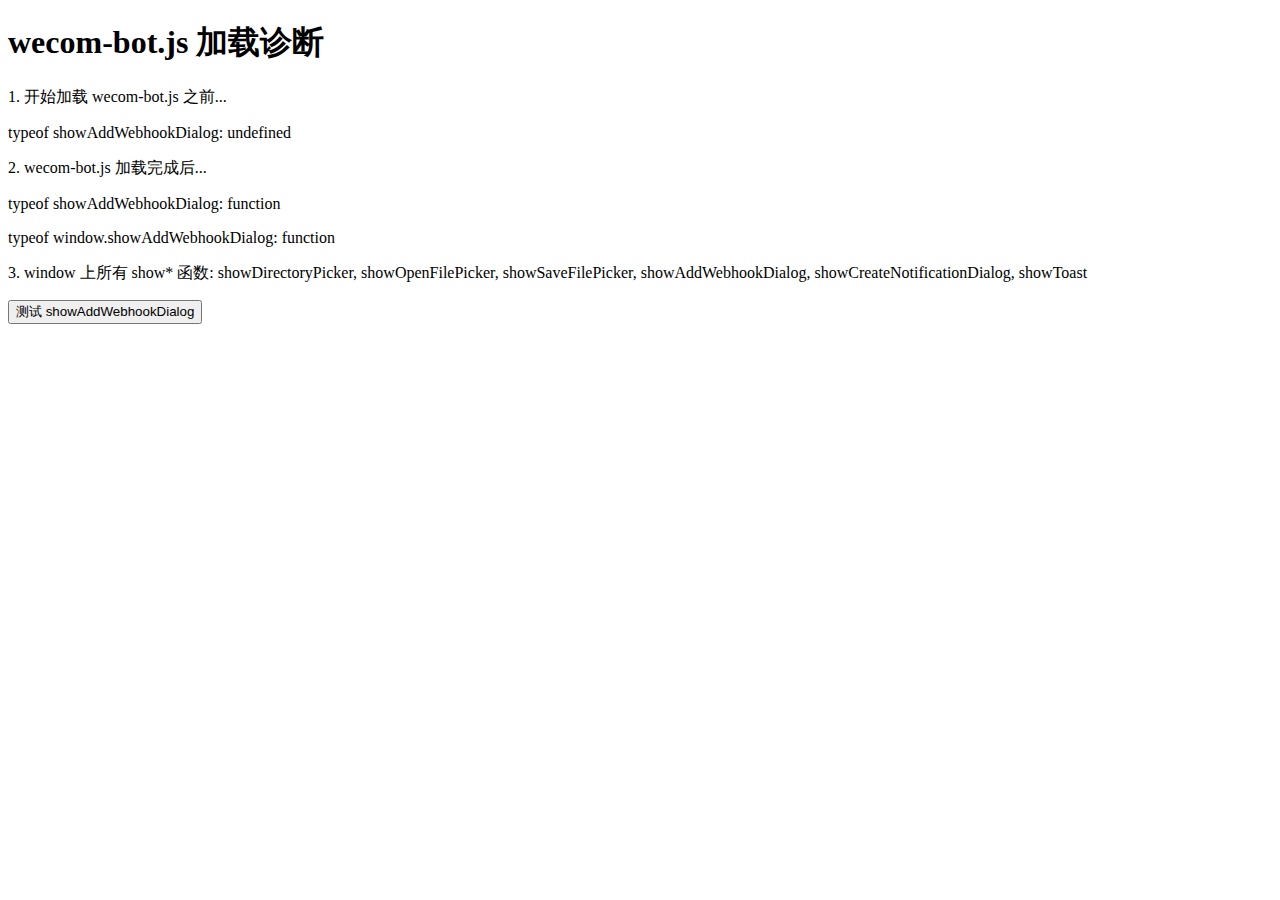
<file: static/test-wecom-bot-loading.html>
<!DOCTYPE html>
<html>
<head>
    <meta charset="UTF-8">
    <title>wecom-bot.js 加载诊断</title>
</head>
<body>
    <h1>wecom-bot.js 加载诊断</h1>
    
    <div id="test-results"></div>
    
    <button onclick="testFunction()">测试 showAddWebhookDialog</button>
    
    <script>
        const results = document.getElementById('test-results');
        
        function log(message) {
            const p = document.createElement('p');
            p.textContent = message;
            results.appendChild(p);
            console.log(message);
        }
        
        log('1. 开始加载 wecom-bot.js 之前...');
        log('   typeof showAddWebhookDialog: ' + typeof showAddWebhookDialog);
    </script>
    
    <!-- 加载 wecom-bot.js -->
    <script src="/static/wecom-bot.js?v=20260126026"></script>
    
    <script>
        log('2. wecom-bot.js 加载完成后...');
        log('   typeof showAddWebhookDialog: ' + typeof showAddWebhookDialog);
        log('   typeof window.showAddWebhookDialog: ' + typeof window.showAddWebhookDialog);
        
        // 列出所有 window 上以 show 开头的函数
        const showFunctions = Object.keys(window).filter(k => k.startsWith('show'));
        log('3. window 上所有 show* 函数: ' + showFunctions.join(', '));
        
        // 测试函数
        function testFunction() {
            try {
                if (typeof showAddWebhookDialog === 'function') {
                    log('✅ showAddWebhookDialog 存在且是函数');
                    showAddWebhookDialog('supplier');
                } else {
                    log('❌ showAddWebhookDialog 不存在或不是函数');
                }
            } catch (e) {
                log('❌ 调用 showAddWebhookDialog 出错: ' + e.message);
            }
        }
    </script>
</body>
</html>
</file>
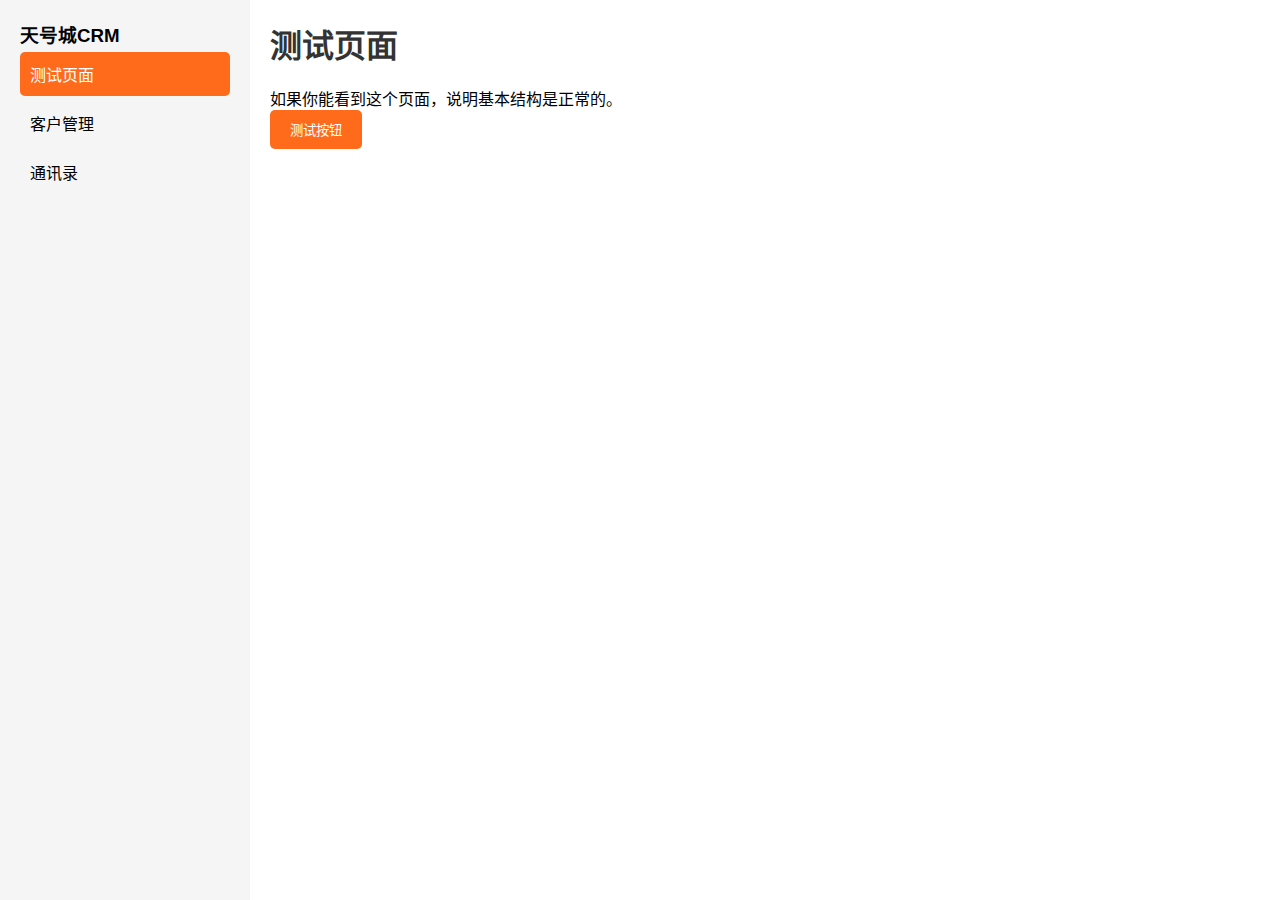
<file: static/test.html>
<!DOCTYPE html>
<html lang="zh-CN">
<head>
    <meta charset="UTF-8">
    <meta name="viewport" content="width=device-width, initial-scale=1.0">
    <title>测试页面</title>
    <style>
        * { margin: 0; padding: 0; box-sizing: border-box; }
        body { font-family: Arial, sans-serif; }
        .container { display: flex; height: 100vh; }
        .sidebar { width: 250px; background: #f5f5f5; padding: 20px; }
        .main { flex: 1; padding: 20px; background: white; }
        .nav-item { padding: 10px; margin: 5px 0; cursor: pointer; border-radius: 5px; }
        .nav-item:hover { background: #e0e0e0; }
        .nav-item.active { background: #FF6B1A; color: white; }
        .module { display: none; }
        .module.active { display: block; }
        h1 { color: #333; margin-bottom: 20px; }
        .btn { padding: 10px 20px; background: #FF6B1A; color: white; border: none; border-radius: 5px; cursor: pointer; }
    </style>
</head>
<body>
    <div class="container">
        <div class="sidebar">
            <h3>天号城CRM</h3>
            <div class="nav-item active" onclick="switchModule('test')">测试页面</div>
            <div class="nav-item" onclick="switchModule('customers')">客户管理</div>
            <div class="nav-item" onclick="switchModule('contacts')">通讯录</div>
        </div>
        
        <div class="main">
            <div id="module-test" class="module active">
                <h1>测试页面</h1>
                <p>如果你能看到这个页面，说明基本结构是正常的。</p>
                <button class="btn">测试按钮</button>
            </div>
            
            <div id="module-customers" class="module">
                <h1>客户管理</h1>
                <button class="btn">同步客户</button>
                <button class="btn">导出</button>
                <div style="margin-top: 20px;">
                    <input type="text" placeholder="搜索客户" style="padding: 8px; width: 200px;">
                    <select style="padding: 8px;"><option>全部员工</option></select>
                </div>
                <p style="margin-top: 20px;">这里是客户列表...</p>
            </div>
            
            <div id="module-contacts" class="module">
                <h1>通讯录</h1>
                <button class="btn">同步通讯录</button>
                <button class="btn">导出</button>
                <div style="margin-top: 20px;">
                    <input type="text" placeholder="搜索员工" style="padding: 8px; width: 200px;">
                    <select style="padding: 8px;"><option>全部部门</option></select>
                </div>
                <p style="margin-top: 20px;">这里是员工列表...</p>
            </div>
        </div>
    </div>
    
    <script>
        function switchModule(name) {
            // 移除所有active类
            document.querySelectorAll('.nav-item').forEach(item => item.classList.remove('active'));
            document.querySelectorAll('.module').forEach(module => module.classList.remove('active'));
            
            // 添加active类
            event.target.classList.add('active');
            document.getElementById('module-' + name).classList.add('active');
            
            console.log('切换到模块:', name);
        }
    </script>
</body>
</html>
</file>
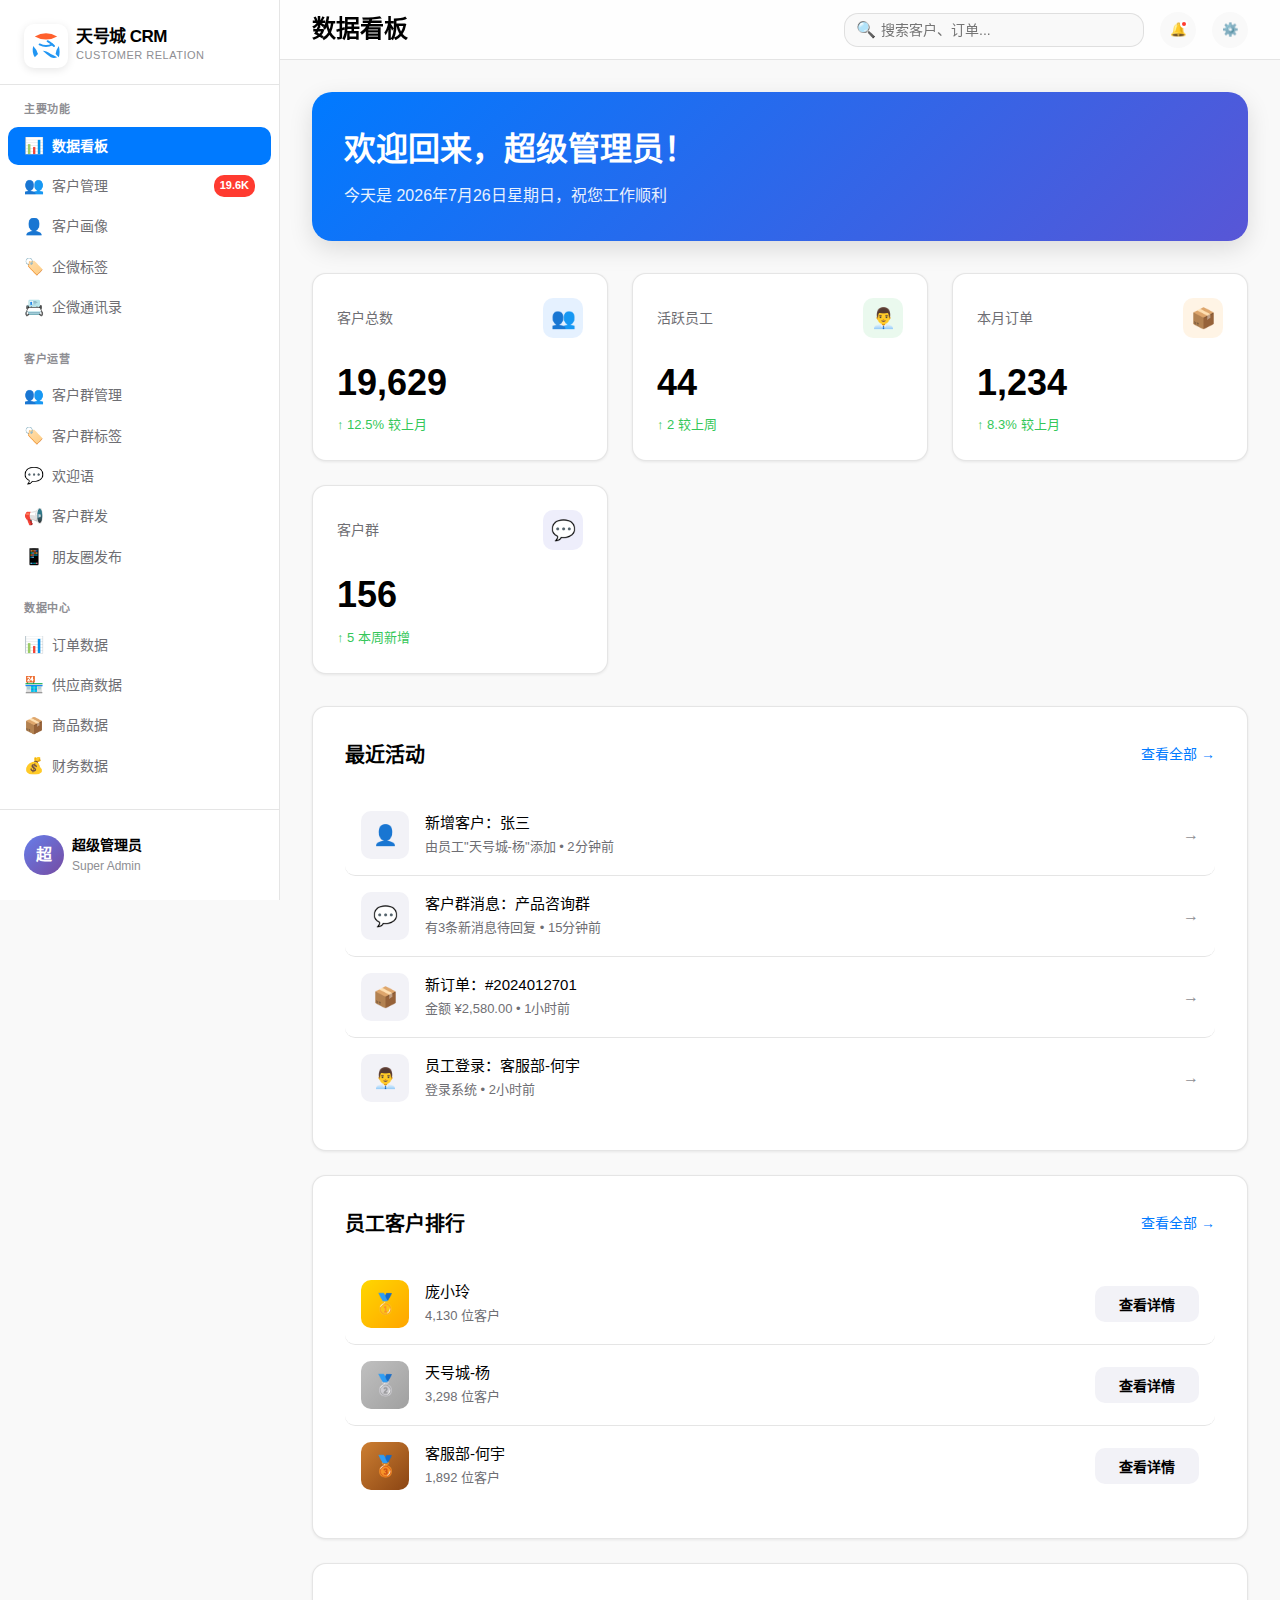
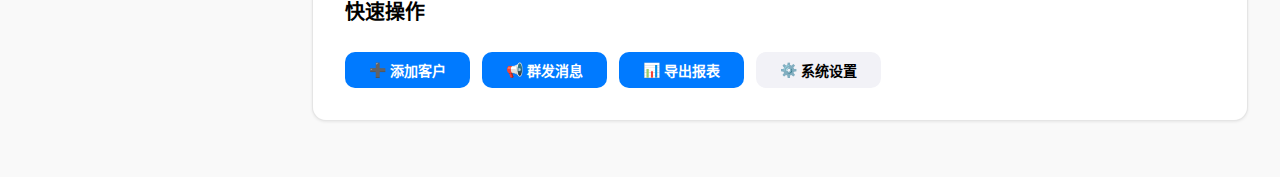
<file: static/text-index.html>
<!DOCTYPE html>
<html lang="zh-CN">
<head>
    <meta charset="UTF-8">
    <meta name="viewport" content="width=device-width, initial-scale=1.0">
    <title>天号城企微CRM系统 - 现代化管理平台</title>
    <style>
        /* ==================== 全局样式 ==================== */
        * {
            margin: 0;
            padding: 0;
            box-sizing: border-box;
        }

        :root {
            /* 苹果设计系统颜色 */
            --color-primary: #007AFF;
            --color-primary-hover: #0051D5;
            --color-secondary: #5856D6;
            --color-success: #34C759;
            --color-warning: #FF9500;
            --color-danger: #FF3B30;
            
            /* 灰度色彩 */
            --color-gray-50: #F9F9F9;
            --color-gray-100: #F2F2F7;
            --color-gray-200: #E5E5EA;
            --color-gray-300: #D1D1D6;
            --color-gray-400: #C7C7CC;
            --color-gray-500: #AEAEB2;
            --color-gray-600: #8E8E93;
            --color-gray-700: #636366;
            --color-gray-800: #48484A;
            --color-gray-900: #1C1C1E;
            
            /* 背景和文字 */
            --bg-primary: #FFFFFF;
            --bg-secondary: #F9F9F9;
            --bg-tertiary: #F2F2F7;
            --text-primary: #000000;
            --text-secondary: #6E6E73;
            --text-tertiary: #8E8E93;
            
            /* 边框和阴影 */
            --border-color: rgba(0, 0, 0, 0.1);
            --shadow-small: 0 1px 3px rgba(0, 0, 0, 0.08);
            --shadow-medium: 0 4px 12px rgba(0, 0, 0, 0.1);
            --shadow-large: 0 8px 24px rgba(0, 0, 0, 0.12);
            
            /* 圆角 */
            --radius-small: 6px;
            --radius-medium: 10px;
            --radius-large: 14px;
            --radius-xlarge: 20px;
            
            /* 间距 */
            --spacing-xs: 4px;
            --spacing-sm: 8px;
            --spacing-md: 16px;
            --spacing-lg: 24px;
            --spacing-xl: 32px;
            
            /* 导航栏 */
            --sidebar-width: 280px;
            --topbar-height: 60px;
        }

        /* 暗黑模式 */
        @media (prefers-color-scheme: dark) {
            :root {
                --bg-primary: #000000;
                --bg-secondary: #1C1C1E;
                --bg-tertiary: #2C2C2E;
                --text-primary: #FFFFFF;
                --text-secondary: #AEAEB2;
                --text-tertiary: #6E6E73;
                --border-color: rgba(255, 255, 255, 0.15);
                --shadow-small: 0 1px 3px rgba(0, 0, 0, 0.5);
                --shadow-medium: 0 4px 12px rgba(0, 0, 0, 0.6);
                --shadow-large: 0 8px 24px rgba(0, 0, 0, 0.7);
            }
        }

        body {
            font-family: -apple-system, BlinkMacSystemFont, 'SF Pro Display', 'PingFang SC', 'Hiragino Sans GB', 
                         'Microsoft YaHei', sans-serif;
            background: var(--bg-secondary);
            color: var(--text-primary);
            line-height: 1.6;
            -webkit-font-smoothing: antialiased;
            -moz-osx-font-smoothing: grayscale;
        }

        /* ==================== 布局容器 ==================== */
        .app-container {
            display: flex;
            min-height: 100vh;
        }

        /* ==================== 左侧导航栏 ==================== */
        .sidebar {
            width: var(--sidebar-width);
            background: var(--bg-primary);
            border-right: 1px solid var(--border-color);
            display: flex;
            flex-direction: column;
            position: fixed;
            left: 0;
            top: 0;
            bottom: 0;
            z-index: 100;
            transition: transform 0.3s cubic-bezier(0.4, 0, 0.2, 1);
        }

        /* Logo区域 */
        .sidebar-header {
            padding: var(--spacing-lg) var(--spacing-lg) var(--spacing-md);
            border-bottom: 1px solid var(--border-color);
        }

        .logo {
            display: flex;
            align-items: center;
            gap: var(--spacing-sm);
        }

        .logo-icon {
            width: 44px;
            height: 44px;
            background: white;
            border-radius: 10px;
            display: flex;
            align-items: center;
            justify-content: center;
            position: relative;
            box-shadow: 0 2px 8px rgba(0, 0, 0, 0.1);
            transition: all 0.3s cubic-bezier(0.4, 0, 0.2, 1);
        }

        @media (prefers-color-scheme: dark) {
            .logo-icon {
                background: var(--bg-tertiary);
                box-shadow: 0 2px 8px rgba(0, 0, 0, 0.3);
            }
        }

        .logo-icon:hover {
            transform: translateY(-2px) scale(1.05);
            box-shadow: 0 4px 16px rgba(0, 0, 0, 0.15);
        }

        /* Logo SVG 图标 */
        .logo-icon svg {
            width: 32px;
            height: 32px;
        }

        /* Logo 旋转动画 */
        @keyframes logoSpin {
            0% { transform: rotate(0deg); }
            100% { transform: rotate(360deg); }
        }

        .logo-icon:active svg {
            animation: logoSpin 0.6s cubic-bezier(0.4, 0, 0.2, 1);
        }

        .logo-text {
            display: flex;
            flex-direction: column;
            gap: 2px;
        }

        .logo-text-main {
            font-size: 17px;
            font-weight: 700;
            color: var(--text-primary);
            letter-spacing: -0.5px;
            line-height: 1;
        }

        .logo-text-sub {
            font-size: 11px;
            font-weight: 500;
            color: var(--text-tertiary);
            letter-spacing: 0.5px;
        }

        /* 导航菜单 */
        .sidebar-nav {
            flex: 1;
            padding: var(--spacing-md) var(--spacing-sm);
            overflow-y: auto;
        }

        /* 隐藏滚动条但保持功能 */
        .sidebar-nav::-webkit-scrollbar {
            width: 0;
        }

        .nav-section {
            margin-bottom: var(--spacing-lg);
        }

        .nav-section-title {
            font-size: 11px;
            font-weight: 600;
            text-transform: uppercase;
            letter-spacing: 0.5px;
            color: var(--text-tertiary);
            padding: 0 var(--spacing-md) var(--spacing-xs);
            margin-bottom: var(--spacing-xs);
        }

        .nav-item {
            display: flex;
            align-items: center;
            padding: var(--spacing-sm) var(--spacing-md);
            margin: 2px 0;
            border-radius: var(--radius-medium);
            color: var(--text-secondary);
            text-decoration: none;
            font-size: 14px;
            font-weight: 500;
            cursor: pointer;
            transition: all 0.2s cubic-bezier(0.4, 0, 0.2, 1);
            position: relative;
        }

        .nav-item:hover {
            background: var(--bg-tertiary);
            color: var(--text-primary);
        }

        .nav-item.active {
            background: var(--color-primary);
            color: white;
            font-weight: 600;
        }

        .nav-item .icon {
            width: 20px;
            height: 20px;
            margin-right: var(--spacing-sm);
            display: flex;
            align-items: center;
            justify-content: center;
            font-size: 16px;
        }

        .nav-item .badge {
            margin-left: auto;
            background: var(--color-danger);
            color: white;
            font-size: 11px;
            font-weight: 600;
            padding: 2px 6px;
            border-radius: 10px;
            min-width: 18px;
            text-align: center;
        }

        .nav-item.active .badge {
            background: rgba(255, 255, 255, 0.3);
        }

        /* 用户信息 */
        .sidebar-footer {
            padding: var(--spacing-md);
            border-top: 1px solid var(--border-color);
        }

        .user-card {
            display: flex;
            align-items: center;
            padding: var(--spacing-sm);
            border-radius: var(--radius-medium);
            cursor: pointer;
            transition: background 0.2s;
        }

        .user-card:hover {
            background: var(--bg-tertiary);
        }

        .user-avatar {
            width: 40px;
            height: 40px;
            border-radius: 50%;
            background: linear-gradient(135deg, #667eea, #764ba2);
            display: flex;
            align-items: center;
            justify-content: center;
            color: white;
            font-weight: 600;
            font-size: 16px;
            margin-right: var(--spacing-sm);
        }

        .user-info {
            flex: 1;
            min-width: 0;
        }

        .user-name {
            font-size: 14px;
            font-weight: 600;
            color: var(--text-primary);
            white-space: nowrap;
            overflow: hidden;
            text-overflow: ellipsis;
        }

        .user-role {
            font-size: 12px;
            color: var(--text-tertiary);
        }

        /* ==================== 主内容区域 ==================== */
        .main-content {
            flex: 1;
            margin-left: var(--sidebar-width);
            display: flex;
            flex-direction: column;
        }

        /* 顶部栏 */
        .topbar {
            height: var(--topbar-height);
            background: var(--bg-primary);
            border-bottom: 1px solid var(--border-color);
            padding: 0 var(--spacing-xl);
            display: flex;
            align-items: center;
            justify-content: space-between;
            position: sticky;
            top: 0;
            z-index: 90;
            backdrop-filter: blur(20px);
            background: rgba(255, 255, 255, 0.8);
        }

        @media (prefers-color-scheme: dark) {
            .topbar {
                background: rgba(0, 0, 0, 0.8);
            }
        }

        .topbar-left {
            display: flex;
            align-items: center;
            gap: var(--spacing-md);
        }

        .page-title {
            font-size: 24px;
            font-weight: 700;
            color: var(--text-primary);
        }

        .topbar-right {
            display: flex;
            align-items: center;
            gap: var(--spacing-md);
        }

        /* 搜索框 */
        .search-box {
            position: relative;
            width: 300px;
        }

        .search-input {
            width: 100%;
            padding: var(--spacing-sm) var(--spacing-md) var(--spacing-sm) 36px;
            border: 1px solid var(--border-color);
            border-radius: var(--radius-large);
            background: var(--bg-secondary);
            color: var(--text-primary);
            font-size: 14px;
            outline: none;
            transition: all 0.2s;
        }

        .search-input:focus {
            background: var(--bg-primary);
            border-color: var(--color-primary);
            box-shadow: 0 0 0 3px rgba(0, 122, 255, 0.1);
        }

        .search-icon {
            position: absolute;
            left: 12px;
            top: 50%;
            transform: translateY(-50%);
            color: var(--text-tertiary);
        }

        /* 操作按钮 */
        .action-btn {
            width: 36px;
            height: 36px;
            border-radius: 50%;
            border: none;
            background: var(--bg-secondary);
            color: var(--text-secondary);
            cursor: pointer;
            display: flex;
            align-items: center;
            justify-content: center;
            transition: all 0.2s;
            position: relative;
        }

        .action-btn:hover {
            background: var(--bg-tertiary);
            color: var(--text-primary);
        }

        .action-btn .badge-dot {
            position: absolute;
            top: 8px;
            right: 8px;
            width: 8px;
            height: 8px;
            background: var(--color-danger);
            border: 2px solid var(--bg-primary);
            border-radius: 50%;
        }

        /* 内容容器 */
        .content-area {
            flex: 1;
            padding: var(--spacing-xl);
            overflow-y: auto;
        }

        /* 欢迎卡片 */
        .welcome-card {
            background: linear-gradient(135deg, var(--color-primary), var(--color-secondary));
            border-radius: var(--radius-xlarge);
            padding: var(--spacing-xl);
            color: white;
            margin-bottom: var(--spacing-xl);
            box-shadow: var(--shadow-large);
        }

        .welcome-title {
            font-size: 32px;
            font-weight: 700;
            margin-bottom: var(--spacing-sm);
        }

        .welcome-subtitle {
            font-size: 16px;
            opacity: 0.9;
        }

        /* 统计卡片网格 */
        .stats-grid {
            display: grid;
            grid-template-columns: repeat(auto-fit, minmax(280px, 1fr));
            gap: var(--spacing-lg);
            margin-bottom: var(--spacing-xl);
        }

        .stat-card {
            background: var(--bg-primary);
            border-radius: var(--radius-large);
            padding: var(--spacing-lg);
            box-shadow: var(--shadow-small);
            transition: all 0.3s cubic-bezier(0.4, 0, 0.2, 1);
            border: 1px solid var(--border-color);
        }

        .stat-card:hover {
            transform: translateY(-4px);
            box-shadow: var(--shadow-medium);
        }

        .stat-card-header {
            display: flex;
            align-items: center;
            justify-content: space-between;
            margin-bottom: var(--spacing-md);
        }

        .stat-card-title {
            font-size: 14px;
            color: var(--text-secondary);
            font-weight: 500;
        }

        .stat-card-icon {
            width: 40px;
            height: 40px;
            border-radius: var(--radius-medium);
            display: flex;
            align-items: center;
            justify-content: center;
            font-size: 20px;
        }

        .stat-card-icon.blue { background: rgba(0, 122, 255, 0.1); color: var(--color-primary); }
        .stat-card-icon.green { background: rgba(52, 199, 89, 0.1); color: var(--color-success); }
        .stat-card-icon.orange { background: rgba(255, 149, 0, 0.1); color: var(--color-warning); }
        .stat-card-icon.purple { background: rgba(88, 86, 214, 0.1); color: var(--color-secondary); }

        .stat-card-value {
            font-size: 36px;
            font-weight: 700;
            color: var(--text-primary);
            margin-bottom: var(--spacing-xs);
        }

        .stat-card-change {
            font-size: 13px;
            display: flex;
            align-items: center;
            gap: 4px;
        }

        .stat-card-change.positive { color: var(--color-success); }
        .stat-card-change.negative { color: var(--color-danger); }

        /* 内容卡片 */
        .content-card {
            background: var(--bg-primary);
            border-radius: var(--radius-large);
            padding: var(--spacing-xl);
            box-shadow: var(--shadow-small);
            border: 1px solid var(--border-color);
            margin-bottom: var(--spacing-lg);
        }

        .content-card-header {
            display: flex;
            align-items: center;
            justify-content: space-between;
            margin-bottom: var(--spacing-lg);
        }

        .content-card-title {
            font-size: 20px;
            font-weight: 600;
            color: var(--text-primary);
        }

        .view-all-btn {
            color: var(--color-primary);
            font-size: 14px;
            font-weight: 500;
            text-decoration: none;
            transition: opacity 0.2s;
        }

        .view-all-btn:hover {
            opacity: 0.7;
        }

        /* 列表项 */
        .list-item {
            display: flex;
            align-items: center;
            padding: var(--spacing-md);
            border-radius: var(--radius-medium);
            transition: background 0.2s;
            cursor: pointer;
        }

        .list-item:hover {
            background: var(--bg-secondary);
        }

        .list-item:not(:last-child) {
            border-bottom: 1px solid var(--border-color);
        }

        .list-item-icon {
            width: 48px;
            height: 48px;
            border-radius: var(--radius-medium);
            background: var(--bg-tertiary);
            display: flex;
            align-items: center;
            justify-content: center;
            margin-right: var(--spacing-md);
            font-size: 20px;
        }

        .list-item-content {
            flex: 1;
            min-width: 0;
        }

        .list-item-title {
            font-size: 15px;
            font-weight: 500;
            color: var(--text-primary);
            margin-bottom: 2px;
        }

        .list-item-subtitle {
            font-size: 13px;
            color: var(--text-secondary);
        }

        .list-item-action {
            color: var(--text-tertiary);
        }

        /* 按钮 */
        .btn {
            padding: var(--spacing-sm) var(--spacing-lg);
            border-radius: var(--radius-medium);
            border: none;
            font-size: 14px;
            font-weight: 600;
            cursor: pointer;
            transition: all 0.2s;
            display: inline-flex;
            align-items: center;
            gap: var(--spacing-xs);
        }

        .btn-primary {
            background: var(--color-primary);
            color: white;
        }

        .btn-primary:hover {
            background: var(--color-primary-hover);
            transform: translateY(-1px);
            box-shadow: var(--shadow-medium);
        }

        .btn-secondary {
            background: var(--bg-tertiary);
            color: var(--text-primary);
        }

        .btn-secondary:hover {
            background: var(--color-gray-300);
        }

        /* 响应式设计 */
        @media (max-width: 1024px) {
            .sidebar {
                transform: translateX(-100%);
            }

            .sidebar.open {
                transform: translateX(0);
            }

            .main-content {
                margin-left: 0;
            }

            .search-box {
                width: 200px;
            }

            .stats-grid {
                grid-template-columns: repeat(auto-fit, minmax(240px, 1fr));
            }
        }

        @media (max-width: 768px) {
            .topbar {
                padding: 0 var(--spacing-md);
            }

            .content-area {
                padding: var(--spacing-md);
            }

            .page-title {
                font-size: 20px;
            }

            .welcome-card {
                padding: var(--spacing-lg);
            }

            .welcome-title {
                font-size: 24px;
            }

            .stats-grid {
                grid-template-columns: 1fr;
            }

            .search-box {
                display: none;
            }
        }

        /* 加载动画 */
        @keyframes fadeInUp {
            from {
                opacity: 0;
                transform: translateY(20px);
            }
            to {
                opacity: 1;
                transform: translateY(0);
            }
        }

        .fade-in-up {
            animation: fadeInUp 0.6s cubic-bezier(0.4, 0, 0.2, 1);
        }

        /* 滚动条样式 */
        ::-webkit-scrollbar {
            width: 8px;
            height: 8px;
        }

        ::-webkit-scrollbar-track {
            background: transparent;
        }

        ::-webkit-scrollbar-thumb {
            background: var(--color-gray-400);
            border-radius: 4px;
        }

        ::-webkit-scrollbar-thumb:hover {
            background: var(--color-gray-500);
        }
    </style>
</head>
<body>
    <div class="app-container">
        <!-- 左侧导航栏 -->
        <aside class="sidebar" id="sidebar">
            <!-- Logo区域 -->
            <div class="sidebar-header">
                <div class="logo">
                    <div class="logo-icon">
                        <svg viewBox="0 0 200 200" xmlns="http://www.w3.org/2000/svg">
                            <!-- 橙色顶部弧形 -->
                            <path d="M30 40 Q100 0 170 40 Q100 80 30 40 Z" fill="#FF5722" opacity="0.95"/>
                            
                            <!-- 蓝色左下弧形 -->
                            <path d="M20 100 Q10 140 30 170 L50 150 Q40 120 20 100 Z" fill="#2196F3"/>
                            
                            <!-- 蓝色中间大弧形 -->
                            <path d="M80 130 Q100 150 130 170 Q150 180 170 170 Q150 160 130 150 Q100 130 80 130 Z" fill="#2196F3"/>
                            
                            <!-- 蓝色右侧弧形 -->
                            <path d="M180 100 Q190 140 180 170 L160 150 Q165 120 180 100 Z" fill="#2196F3"/>
                            
                            <!-- 蓝色中心连接弧线 -->
                            <path d="M60 90 Q80 100 100 100 Q120 100 140 90" stroke="#2196F3" stroke-width="12" fill="none" stroke-linecap="round"/>
                            <path d="M110 70 Q130 80 150 100" stroke="#2196F3" stroke-width="12" fill="none" stroke-linecap="round"/>
                        </svg>
                    </div>
                    <div class="logo-text">
                        <div class="logo-text-main">天号城 CRM</div>
                        <div class="logo-text-sub">CUSTOMER RELATION</div>
                    </div>
                </div>
            </div>

            <!-- 导航菜单 -->
            <nav class="sidebar-nav">
                <!-- 主要功能 -->
                <div class="nav-section">
                    <div class="nav-section-title">主要功能</div>
                    <a href="#" class="nav-item active">
                        <span class="icon">📊</span>
                        <span>数据看板</span>
                    </a>
                    <a href="#" class="nav-item">
                        <span class="icon">👥</span>
                        <span>客户管理</span>
                        <span class="badge">19.6K</span>
                    </a>
                    <a href="#" class="nav-item">
                        <span class="icon">👤</span>
                        <span>客户画像</span>
                    </a>
                    <a href="#" class="nav-item">
                        <span class="icon">🏷️</span>
                        <span>企微标签</span>
                    </a>
                    <a href="#" class="nav-item">
                        <span class="icon">📇</span>
                        <span>企微通讯录</span>
                    </a>
                </div>

                <!-- 客户运营 -->
                <div class="nav-section">
                    <div class="nav-section-title">客户运营</div>
                    <a href="#" class="nav-item">
                        <span class="icon">👥</span>
                        <span>客户群管理</span>
                    </a>
                    <a href="#" class="nav-item">
                        <span class="icon">🏷️</span>
                        <span>客户群标签</span>
                    </a>
                    <a href="#" class="nav-item">
                        <span class="icon">💬</span>
                        <span>欢迎语</span>
                    </a>
                    <a href="#" class="nav-item">
                        <span class="icon">📢</span>
                        <span>客户群发</span>
                    </a>
                    <a href="#" class="nav-item">
                        <span class="icon">📱</span>
                        <span>朋友圈发布</span>
                    </a>
                </div>

                <!-- 数据中心 -->
                <div class="nav-section">
                    <div class="nav-section-title">数据中心</div>
                    <a href="#" class="nav-item">
                        <span class="icon">📊</span>
                        <span>订单数据</span>
                    </a>
                    <a href="#" class="nav-item">
                        <span class="icon">🏪</span>
                        <span>供应商数据</span>
                    </a>
                    <a href="#" class="nav-item">
                        <span class="icon">📦</span>
                        <span>商品数据</span>
                    </a>
                    <a href="#" class="nav-item">
                        <span class="icon">💰</span>
                        <span>财务数据</span>
                    </a>
                </div>

                <!-- 系统管理 -->
                <div class="nav-section">
                    <div class="nav-section-title">系统管理</div>
                    <a href="#" class="nav-item">
                        <span class="icon">👨‍💼</span>
                        <span>员工管理</span>
                    </a>
                    <a href="#" class="nav-item">
                        <span class="icon">🔐</span>
                        <span>权限管理</span>
                    </a>
                    <a href="#" class="nav-item">
                        <span class="icon">⚙️</span>
                        <span>系统配置</span>
                    </a>
                </div>
            </nav>

            <!-- 用户信息 -->
            <div class="sidebar-footer">
                <div class="user-card">
                    <div class="user-avatar">超</div>
                    <div class="user-info">
                        <div class="user-name">超级管理员</div>
                        <div class="user-role">Super Admin</div>
                    </div>
                </div>
            </div>
        </aside>

        <!-- 主内容区域 -->
        <main class="main-content">
            <!-- 顶部栏 -->
            <header class="topbar">
                <div class="topbar-left">
                    <h1 class="page-title">数据看板</h1>
                </div>
                <div class="topbar-right">
                    <!-- 搜索框 -->
                    <div class="search-box">
                        <span class="search-icon">🔍</span>
                        <input type="text" class="search-input" placeholder="搜索客户、订单...">
                    </div>
                    
                    <!-- 操作按钮 -->
                    <button class="action-btn" title="通知">
                        <span>🔔</span>
                        <span class="badge-dot"></span>
                    </button>
                    <button class="action-btn" title="设置">
                        <span>⚙️</span>
                    </button>
                </div>
            </header>

            <!-- 内容区域 -->
            <div class="content-area">
                <!-- 欢迎卡片 -->
                <div class="welcome-card fade-in-up">
                    <h2 class="welcome-title">欢迎回来，超级管理员！</h2>
                    <p class="welcome-subtitle">今天是 <span id="currentDate"></span>，祝您工作顺利</p>
                </div>

                <!-- 统计卡片 -->
                <div class="stats-grid">
                    <div class="stat-card fade-in-up" style="animation-delay: 0.1s">
                        <div class="stat-card-header">
                            <span class="stat-card-title">客户总数</span>
                            <div class="stat-card-icon blue">👥</div>
                        </div>
                        <div class="stat-card-value">19,629</div>
                        <div class="stat-card-change positive">
                            <span>↑ 12.5%</span>
                            <span>较上月</span>
                        </div>
                    </div>

                    <div class="stat-card fade-in-up" style="animation-delay: 0.2s">
                        <div class="stat-card-header">
                            <span class="stat-card-title">活跃员工</span>
                            <div class="stat-card-icon green">👨‍💼</div>
                        </div>
                        <div class="stat-card-value">44</div>
                        <div class="stat-card-change positive">
                            <span>↑ 2</span>
                            <span>较上周</span>
                        </div>
                    </div>

                    <div class="stat-card fade-in-up" style="animation-delay: 0.3s">
                        <div class="stat-card-header">
                            <span class="stat-card-title">本月订单</span>
                            <div class="stat-card-icon orange">📦</div>
                        </div>
                        <div class="stat-card-value">1,234</div>
                        <div class="stat-card-change positive">
                            <span>↑ 8.3%</span>
                            <span>较上月</span>
                        </div>
                    </div>

                    <div class="stat-card fade-in-up" style="animation-delay: 0.4s">
                        <div class="stat-card-header">
                            <span class="stat-card-title">客户群</span>
                            <div class="stat-card-icon purple">💬</div>
                        </div>
                        <div class="stat-card-value">156</div>
                        <div class="stat-card-change positive">
                            <span>↑ 5</span>
                            <span>本周新增</span>
                        </div>
                    </div>
                </div>

                <!-- 最近活动 -->
                <div class="content-card fade-in-up" style="animation-delay: 0.5s">
                    <div class="content-card-header">
                        <h3 class="content-card-title">最近活动</h3>
                        <a href="#" class="view-all-btn">查看全部 →</a>
                    </div>
                    
                    <div class="list-item">
                        <div class="list-item-icon">👤</div>
                        <div class="list-item-content">
                            <div class="list-item-title">新增客户：张三</div>
                            <div class="list-item-subtitle">由员工"天号城-杨"添加 • 2分钟前</div>
                        </div>
                        <div class="list-item-action">→</div>
                    </div>

                    <div class="list-item">
                        <div class="list-item-icon">💬</div>
                        <div class="list-item-content">
                            <div class="list-item-title">客户群消息：产品咨询群</div>
                            <div class="list-item-subtitle">有3条新消息待回复 • 15分钟前</div>
                        </div>
                        <div class="list-item-action">→</div>
                    </div>

                    <div class="list-item">
                        <div class="list-item-icon">📦</div>
                        <div class="list-item-content">
                            <div class="list-item-title">新订单：#2024012701</div>
                            <div class="list-item-subtitle">金额 ¥2,580.00 • 1小时前</div>
                        </div>
                        <div class="list-item-action">→</div>
                    </div>

                    <div class="list-item">
                        <div class="list-item-icon">👨‍💼</div>
                        <div class="list-item-content">
                            <div class="list-item-title">员工登录：客服部-何宇</div>
                            <div class="list-item-subtitle">登录系统 • 2小时前</div>
                        </div>
                        <div class="list-item-action">→</div>
                    </div>
                </div>

                <!-- 员工排行榜 -->
                <div class="content-card fade-in-up" style="animation-delay: 0.6s">
                    <div class="content-card-header">
                        <h3 class="content-card-title">员工客户排行</h3>
                        <a href="#" class="view-all-btn">查看全部 →</a>
                    </div>
                    
                    <div class="list-item">
                        <div class="list-item-icon" style="background: linear-gradient(135deg, #FFD700, #FFA500);">🥇</div>
                        <div class="list-item-content">
                            <div class="list-item-title">庞小玲</div>
                            <div class="list-item-subtitle">4,130 位客户</div>
                        </div>
                        <button class="btn btn-secondary btn-sm">查看详情</button>
                    </div>

                    <div class="list-item">
                        <div class="list-item-icon" style="background: linear-gradient(135deg, #C0C0C0, #A0A0A0);">🥈</div>
                        <div class="list-item-content">
                            <div class="list-item-title">天号城-杨</div>
                            <div class="list-item-subtitle">3,298 位客户</div>
                        </div>
                        <button class="btn btn-secondary btn-sm">查看详情</button>
                    </div>

                    <div class="list-item">
                        <div class="list-item-icon" style="background: linear-gradient(135deg, #CD7F32, #8B4513);">🥉</div>
                        <div class="list-item-content">
                            <div class="list-item-title">客服部-何宇</div>
                            <div class="list-item-subtitle">1,892 位客户</div>
                        </div>
                        <button class="btn btn-secondary btn-sm">查看详情</button>
                    </div>
                </div>

                <!-- 快速操作 -->
                <div class="content-card fade-in-up" style="animation-delay: 0.7s">
                    <div class="content-card-header">
                        <h3 class="content-card-title">快速操作</h3>
                    </div>
                    
                    <div style="display: flex; gap: 12px; flex-wrap: wrap;">
                        <button class="btn btn-primary">
                            <span>➕</span>
                            <span>添加客户</span>
                        </button>
                        <button class="btn btn-primary">
                            <span>📢</span>
                            <span>群发消息</span>
                        </button>
                        <button class="btn btn-primary">
                            <span>📊</span>
                            <span>导出报表</span>
                        </button>
                        <button class="btn btn-secondary">
                            <span>⚙️</span>
                            <span>系统设置</span>
                        </button>
                    </div>
                </div>
            </div>
        </main>
    </div>

    <script>
        // 显示当前日期
        const dateElement = document.getElementById('currentDate');
        const now = new Date();
        const options = { year: 'numeric', month: 'long', day: 'numeric', weekday: 'long' };
        dateElement.textContent = now.toLocaleDateString('zh-CN', options);

        // 移动端菜单切换
        const sidebar = document.getElementById('sidebar');
        const menuToggle = document.getElementById('menuToggle');
        
        if (menuToggle) {
            menuToggle.addEventListener('click', () => {
                sidebar.classList.toggle('open');
            });
        }

        // 导航项点击事件
        document.querySelectorAll('.nav-item').forEach(item => {
            item.addEventListener('click', function(e) {
                e.preventDefault();
                document.querySelectorAll('.nav-item').forEach(nav => nav.classList.remove('active'));
                this.classList.add('active');
                
                // 更新页面标题
                const pageTitle = this.querySelector('span:nth-child(2)').textContent;
                document.querySelector('.page-title').textContent = pageTitle;
            });
        });

        // 平滑滚动
        document.querySelectorAll('a[href^="#"]').forEach(anchor => {
            anchor.addEventListener('click', function (e) {
                e.preventDefault();
                const target = document.querySelector(this.getAttribute('href'));
                if (target) {
                    target.scrollIntoView({
                        behavior: 'smooth',
                        block: 'start'
                    });
                }
            });
        });
    </script>
</body>
</html>
</file>
<file: static/style.css>
/* 天号城CRM 完整样式文件 */
/* Version: 2.0 */
/* 更新时间: 2026-01-26 */

/* ========== CSS变量 ========== */
:root {
    /* 品牌色 */
    --brand-orange: #FF6B1A;
    --brand-orange-light: #FF8D4D;
    --brand-orange-dark: #E65100;
    --brand-blue: #2196F3;
    
    /* 主色系 */
    --primary-main: #FF6B1A;
    --primary-light: #FF8D4D;
    --primary-dark: #E65100;
    
    /* 中性色 */
    --grey-900: #161C24;
    --grey-800: #212B36;
    --grey-700: #454F5B;
    --grey-600: #637381;
    --grey-500: #919EAB;
    --grey-400: #C4CDD5;
    --grey-300: #DFE3E8;
    --grey-200: #F4F6F8;
    --grey-100: #F9FAFB;
    --white: #FFFFFF;
    
    /* 状态色 */
    --success: #22C55E;
    --success-light: rgba(34, 197, 94, 0.16);
    --warning: #FFAB00;
    --warning-light: rgba(255, 171, 0, 0.16);
    --error: #FF5630;
    --error-light: rgba(255, 86, 48, 0.16);
    --info: #00B8D9;
    --info-light: rgba(0, 184, 217, 0.16);
    
    /* 布局 */
    --sidebar-width: 280px;
    --header-height: 64px;
    
    /* 阴影 */
    --shadow-sm: 0 1px 2px 0 rgba(145, 158, 171, 0.12);
    --shadow-md: 0 0 2px 0 rgba(145, 158, 171, 0.2), 0 12px 24px -4px rgba(145, 158, 171, 0.12);
    --shadow-lg: 0 0 2px 0 rgba(145, 158, 171, 0.2), 0 20px 40px -4px rgba(145, 158, 171, 0.12);
    
    /* 圆角 */
    --radius-sm: 8px;
    --radius-md: 12px;
    --radius-lg: 16px;
}

/* ========== 全局重置 ========== */
* {
    margin: 0;
    padding: 0;
    box-sizing: border-box;
}

body {
    font-family: 'Public Sans', -apple-system, BlinkMacSystemFont, 'Segoe UI', 'Helvetica Neue', 
                 'Microsoft YaHei', sans-serif;
    background: var(--grey-100);
    color: var(--grey-800);
    font-size: 14px;
    line-height: 1.57;
    -webkit-font-smoothing: antialiased;
    -moz-osx-font-smoothing: grayscale;
}

img {
    max-width: 100%;
    height: auto;
}

/* ========== 布局容器 ========== */
.app-container {
    display: flex;
    min-height: 100vh;
}

/* ========== 侧边栏 ========== */
.sidebar {
    position: fixed;
    left: 0;
    top: 0;
    width: var(--sidebar-width);
    height: 100vh;
    background: var(--white);
    border-right: 1px solid var(--grey-300);
    display: flex;
    flex-direction: column;
    z-index: 1000;
    overflow-y: auto;
}

.sidebar-logo {
    height: var(--header-height);
    padding: 16px 24px;
    display: flex;
    align-items: center;
    gap: 12px;
    border-bottom: 1px solid var(--grey-300);
    flex-shrink: 0;
}

.sidebar-logo img {
    width: 40px;
    height: 40px;
    border-radius: 8px;
}

.sidebar-logo-text {
    font-size: 18px;
    font-weight: 600;
    color: var(--grey-900);
}

.sidebar-nav {
    flex: 1;
    padding: 16px 12px;
    overflow-y: auto;
}

/* ========== 导航项 ========== */
.nav-item {
    display: flex;
    align-items: center;
    padding: 10px 16px;
    margin-bottom: 4px;
    border-radius: var(--radius-sm);
    color: var(--grey-700);
    text-decoration: none;
    transition: all 0.2s ease;
    cursor: pointer;
    font-size: 14px;
    position: relative;
}

.nav-item:hover {
    background: var(--grey-200);
    color: var(--primary-main);
}

.nav-item.active {
    background: rgba(255, 107, 26, 0.12);
    color: var(--primary-main);
    font-weight: 600;
}

.nav-item i {
    width: 24px;
    margin-right: 12px;
    font-size: 20px;
    display: flex;
    align-items: center;
    justify-content: center;
}

/* ========== 导航分组 ========== */
.nav-group {
    margin-bottom: 8px;
}

.nav-group-toggle {
    position: relative;
}

.nav-arrow {
    position: absolute;
    right: 16px;
    font-size: 12px;
    transition: transform 0.2s ease;
}

.nav-group-toggle.open .nav-arrow {
    transform: rotate(180deg);
}

.nav-group-content {
    max-height: 0;
    overflow: hidden;
    transition: max-height 0.3s ease;
}

.nav-group.open .nav-group-content {
    max-height: 1000px;
}

.nav-sub-item {
    padding-left: 52px;
    font-size: 14px;
}

/* ========== 用户信息 ========== */
.sidebar-footer {
    padding: 16px;
    border-top: 1px solid var(--grey-300);
    flex-shrink: 0;
}

.user-info {
    display: flex;
    align-items: center;
    gap: 12px;
}

.user-avatar {
    width: 40px;
    height: 40px;
    border-radius: 50%;
    background: var(--primary-main);
    color: var(--white);
    display: flex;
    align-items: center;
    justify-content: center;
    font-weight: 600;
    font-size: 16px;
}

.user-details {
    flex: 1;
}

.user-name {
    font-size: 14px;
    font-weight: 600;
    color: var(--grey-900);
    display: block;
    margin-bottom: 2px;
}

.user-role {
    font-size: 12px;
    color: var(--grey-600);
    display: block;
}

/* ========== 主内容区 ========== */
.main-wrapper {
    margin-left: var(--sidebar-width);
    flex: 1;
    display: flex !important;
    flex-direction: column !important;
    min-height: 100vh;
}

.main-header {
    height: var(--header-height);
    background: var(--white);
    border-bottom: 1px solid var(--grey-300);
    display: flex;
    align-items: center;
    justify-content: space-between;
    padding: 0 24px;
    position: sticky;
    top: 0;
    z-index: 999;
}

.header-left {
    display: flex;
    align-items: center;
    gap: 16px;
}

.header-right {
    display: flex;
    align-items: center;
    gap: 12px;
}

.breadcrumb {
    display: flex;
    align-items: center;
    gap: 8px;
    font-size: 14px;
}

.breadcrumb-item {
    color: var(--grey-600);
    text-decoration: none;
    transition: color 0.2s;
}

.breadcrumb-item:hover {
    color: var(--primary-main);
}

.breadcrumb-item.active {
    color: var(--grey-900);
    font-weight: 600;
}

.breadcrumb-separator {
    color: var(--grey-500);
}

.main-content {
    flex: 1;
    padding: 24px;
    display: block !important;
    min-height: 500px;
}

/* ========== 模块显示 ========== */
.module {
    display: none !important;
}

.module.active {
    display: block !important;
}

/* ========== 页面标题 ========== */
.page-header {
    display: flex;
    justify-content: space-between;
    align-items: center;
    margin-bottom: 24px;
}

.page-title {
    font-size: 24px;
    font-weight: 700;
    color: var(--grey-900);
    display: flex;
    align-items: center;
    gap: 12px;
}

.page-title i {
    font-size: 28px;
    color: var(--primary-main);
}

.page-actions {
    display: flex;
    gap: 12px;
}

/* ========== 按钮 ========== */
.btn {
    padding: 10px 20px;
    border: none;
    border-radius: var(--radius-sm);
    font-size: 14px;
    font-weight: 600;
    cursor: pointer;
    transition: all 0.2s ease;
    display: inline-flex;
    align-items: center;
    justify-content: center;
    gap: 8px;
    text-decoration: none;
    white-space: nowrap;
}

.btn:disabled {
    opacity: 0.5;
    cursor: not-allowed;
}

.btn-primary {
    background: var(--primary-main);
    color: var(--white);
}

.btn-primary:hover:not(:disabled) {
    background: var(--primary-dark);
    box-shadow: 0 4px 8px rgba(255, 107, 26, 0.3);
    transform: translateY(-1px);
}

.btn-secondary {
    background: var(--grey-200);
    color: var(--grey-700);
}

.btn-secondary:hover:not(:disabled) {
    background: var(--grey-300);
}

.btn-outlined {
    background: var(--white);
    border: 1px solid var(--grey-300);
    color: var(--grey-700);
}

.btn-outlined:hover:not(:disabled) {
    background: var(--grey-100);
    border-color: var(--primary-main);
    color: var(--primary-main);
}

.btn-success {
    background: var(--success);
    color: var(--white);
}

.btn-success:hover:not(:disabled) {
    background: #1ea650;
}

.btn-danger {
    background: var(--error);
    color: var(--white);
}

.btn-danger:hover:not(:disabled) {
    background: #e64522;
}

.btn-sm {
    padding: 6px 12px;
    font-size: 13px;
}

.btn-lg {
    padding: 14px 28px;
    font-size: 16px;
}

.btn-icon {
    width: 40px;
    height: 40px;
    padding: 0;
    border-radius: var(--radius-sm);
    border: 1px solid var(--grey-300);
    background: var(--white);
    display: flex;
    align-items: center;
    justify-content: center;
    cursor: pointer;
    transition: all 0.2s ease;
}

.btn-icon:hover:not(:disabled) {
    background: var(--grey-100);
    border-color: var(--primary-main);
    color: var(--primary-main);
}

/* ========== 卡片 ========== */
.card {
    background: var(--white);
    border-radius: var(--radius-lg);
    box-shadow: var(--shadow-md);
    margin-bottom: 24px;
    overflow: hidden;
}

.card-header {
    padding: 24px;
    border-bottom: 1px solid var(--grey-300);
    display: flex;
    justify-content: space-between;
    align-items: center;
}

.card-header h3 {
    font-size: 18px;
    font-weight: 600;
    color: var(--grey-900);
}

.card-header .text-muted {
    font-size: 14px;
    color: var(--grey-600);
    margin-top: 4px;
}

.card-body {
    padding: 24px;
}

.card-footer {
    padding: 16px 24px;
    border-top: 1px solid var(--grey-300);
    background: var(--grey-100);
    display: flex;
    justify-content: space-between;
    align-items: center;
}

/* ========== 表格 ========== */
.table-container {
    overflow-x: auto;
    background: var(--white);
    border-radius: var(--radius-lg);
    box-shadow: var(--shadow-md);
    padding: 0;
    margin-bottom: 24px;
}

table {
    width: 100%;
    border-collapse: collapse;
}

table thead {
    background: var(--grey-100);
}

table th {
    padding: 12px 16px;
    text-align: left;
    font-weight: 600;
    color: var(--grey-700);
    font-size: 13px;
    text-transform: uppercase;
    letter-spacing: 0.5px;
}

table td {
    padding: 16px;
    border-bottom: 1px solid var(--grey-300);
    color: var(--grey-800);
}

table tbody tr {
    transition: background 0.2s;
}

table tbody tr:hover {
    background: var(--grey-100);
}

table tbody tr:last-child td {
    border-bottom: none;
}

/* 客户头像样式 */
.customer-avatar {
    width: 40px;
    height: 40px;
    border-radius: 50%;
    object-fit: cover;
    cursor: pointer;
    transition: transform 0.2s ease;
    border: 2px solid var(--grey-200);
}

.customer-avatar:hover {
    transform: scale(1.1);
    border-color: var(--primary-main);
}

/* 标签列表样式 */
.tag-list {
    display: flex;
    flex-wrap: wrap;
    gap: 6px;
}

.tag {
    display: inline-flex;
    align-items: center;
    padding: 4px 10px;
    background: var(--grey-100);
    color: var(--grey-700);
    border-radius: 12px;
    font-size: 12px;
    white-space: nowrap;
}

/* 状态徽章样式 */
.status-badge {
    display: inline-flex;
    align-items: center;
    padding: 4px 12px;
    border-radius: 12px;
    font-size: 12px;
    font-weight: 600;
    white-space: nowrap;
}

.status-unfollow {
    background: var(--grey-100);
    color: var(--grey-600);
}

.status-following {
    background: rgba(33, 150, 243, 0.1);
    color: var(--brand-blue);
}

.status-success {
    background: var(--success-light);
    color: var(--success);
}

.status-lost {
    background: var(--error-light);
    color: var(--error);
}

/* 操作按钮容器样式 */
.action-buttons {
    display: flex;
    gap: 8px;
    align-items: center;
}

/* 性别徽章样式 */
.badge-male {
    background: rgba(33, 150, 243, 0.1);
    color: var(--brand-blue);
}

.badge-female {
    background: rgba(236, 64, 122, 0.1);
    color: #EC407A;
}

.badge-unknown {
    background: var(--grey-100);
    color: var(--grey-600);
}

/* ========== 表单 ========== */
.form-group {
    margin-bottom: 20px;
}

.form-label {
    display: block;
    margin-bottom: 8px;
    font-weight: 500;
    color: var(--grey-700);
    font-size: 14px;
}

.form-label.required::after {
    content: ' *';
    color: var(--error);
}

.form-control {
    width: 100%;
    padding: 10px 14px;
    border: 1px solid var(--grey-300);
    border-radius: var(--radius-sm);
    font-size: 14px;
    transition: all 0.2s;
    background: var(--white);
    color: var(--grey-800);
}

.form-control:focus {
    outline: none;
    border-color: var(--primary-main);
    box-shadow: 0 0 0 3px rgba(255, 107, 26, 0.1);
}

.form-control:disabled {
    background: var(--grey-100);
    cursor: not-allowed;
}

textarea.form-control {
    min-height: 100px;
    resize: vertical;
}

select.form-control {
    appearance: none;
    background-image: url("data:image/svg+xml,%3Csvg xmlns='http://www.w3.org/2000/svg' width='12' height='12' viewBox='0 0 12 12'%3E%3Cpath fill='%23637381' d='M6 9L1 4h10z'/%3E%3C/svg%3E");
    background-repeat: no-repeat;
    background-position: right 12px center;
    padding-right: 36px;
}

.form-text {
    display: block;
    margin-top: 6px;
    font-size: 12px;
    color: var(--grey-600);
}

.form-error {
    color: var(--error);
    font-size: 12px;
    margin-top: 6px;
}

/* ========== 复选框和单选框 ========== */
.form-check {
    display: flex;
    align-items: center;
    gap: 8px;
    margin-bottom: 12px;
}

.form-check-input {
    width: 18px;
    height: 18px;
    cursor: pointer;
}

.form-check-label {
    cursor: pointer;
    color: var(--grey-700);
    font-size: 14px;
}

/* ========== 搜索框 ========== */
.search-box {
    position: relative;
    flex: 1;
    max-width: 400px;
}

.search-box input {
    width: 100%;
    padding: 10px 14px 10px 40px;
    border: 1px solid var(--grey-300);
    border-radius: var(--radius-sm);
    font-size: 14px;
}

.search-box i {
    position: absolute;
    left: 14px;
    top: 50%;
    transform: translateY(-50%);
    color: var(--grey-500);
}

/* ========== 筛选器 ========== */
.filters {
    display: flex;
    gap: 12px;
    margin-bottom: 20px;
    flex-wrap: wrap;
}

.filter-item {
    display: flex;
    align-items: center;
    gap: 8px;
}

.filter-item label {
    font-size: 14px;
    color: var(--grey-700);
    white-space: nowrap;
}

.filter-item select,
.filter-item input {
    padding: 8px 12px;
    border: 1px solid var(--grey-300);
    border-radius: var(--radius-sm);
    font-size: 14px;
}

/* ========== 筛选器容器(客户管理/客户群列表专用) ========== */
.filter-container {
    padding: 20px;
}

.filter-row {
    display: flex;
    gap: 12px;
    align-items: center;
    flex-wrap: wrap;
}

.filter-input,
.filter-select {
    padding: 10px 14px;
    border: 1px solid var(--grey-300);
    border-radius: var(--radius-sm);
    font-size: 14px;
    background: var(--white);
    color: var(--grey-800);
    transition: all 0.2s;
    min-width: 150px;
}

.filter-input:focus,
.filter-select:focus {
    outline: none;
    border-color: var(--primary-main);
    box-shadow: 0 0 0 3px rgba(255, 107, 26, 0.1);
}

.filter-select {
    appearance: none;
    background-image: url("data:image/svg+xml,%3Csvg xmlns='http://www.w3.org/2000/svg' width='12' height='12' viewBox='0 0 12 12'%3E%3Cpath fill='%23637381' d='M6 9L1 4h10z'/%3E%3C/svg%3E");
    background-repeat: no-repeat;
    background-position: right 12px center;
    padding-right: 36px;
    cursor: pointer;
}

.filter-actions {
    display: flex;
    gap: 12px;
    align-items: center;
    margin-left: auto;
}

.filter-actions span {
    color: var(--grey-600);
    font-size: 14px;
    white-space: nowrap;
}

/* 日期输入框特殊样式 */
.filter-input[type="date"] {
    min-width: 180px;
}

/* 自定义标签选择器（类似下拉框）*/
.filter-tag-select {
    padding: 10px 14px;
    border: 1px solid var(--grey-300);
    border-radius: var(--radius-sm);
    background: var(--white);
    color: var(--grey-800);
    font-size: 14px;
    min-width: 150px;
    cursor: pointer;
    transition: all 0.2s;
    display: flex;
    align-items: center;
    justify-content: space-between;
    gap: 8px;
}

.filter-tag-select:hover {
    border-color: var(--primary-main);
}

.filter-tag-select i {
    font-size: 12px;
    color: var(--grey-500);
    transition: transform 0.2s;
}

.filter-tag-select:hover i {
    color: var(--primary-main);
}

/* ========== 徽章 ========== */
.badge {
    display: inline-flex;
    align-items: center;
    padding: 4px 10px;
    border-radius: 12px;
    font-size: 12px;
    font-weight: 600;
    white-space: nowrap;
}

.badge-success {
    background: var(--success-light);
    color: var(--success);
}

.badge-primary {
    background: var(--primary-main);
    color: var(--white);
}

.badge-warning {
    background: var(--warning-light);
    color: var(--warning);
}

.badge-error {
    background: var(--error-light);
    color: var(--error);
}

.badge-info {
    background: var(--info-light);
    color: var(--info);
}

.badge-default {
    background: var(--grey-200);
    color: var(--grey-700);
}

/* ========== 空状态 ========== */
.empty-state {
    text-align: center;
    padding: 60px 20px;
    color: var(--grey-600);
}

.empty-state i {
    font-size: 64px;
    opacity: 0.3;
    margin-bottom: 16px;
    display: block;
    color: var(--grey-500);
}

.empty-state h3 {
    font-size: 18px;
    color: var(--grey-700);
    margin-bottom: 8px;
    font-weight: 600;
}

.empty-state p {
    font-size: 14px;
    margin-bottom: 20px;
    color: var(--grey-600);
}

/* ========== 加载状态 ========== */
.loading {
    display: flex;
    justify-content: center;
    align-items: center;
    padding: 40px;
    color: var(--grey-600);
}

.spinner {
    border: 3px solid var(--grey-300);
    border-top-color: var(--primary-main);
    border-radius: 50%;
    width: 40px;
    height: 40px;
    animation: spin 0.8s linear infinite;
}

@keyframes spin {
    to { transform: rotate(360deg); }
}

/* ========== 分页 ========== */
.pagination {
    display: flex;
    justify-content: center;
    gap: 8px;
    margin-top: 24px;
}

.pagination-item {
    min-width: 40px;
    height: 40px;
    padding: 0 12px;
    display: flex;
    align-items: center;
    justify-content: center;
    border: 1px solid var(--grey-300);
    border-radius: var(--radius-sm);
    background: var(--white);
    color: var(--grey-700);
    cursor: pointer;
    transition: all 0.2s;
    text-decoration: none;
}

.pagination-item:hover:not(.active):not(:disabled) {
    background: var(--grey-100);
    border-color: var(--primary-main);
    color: var(--primary-main);
}

.pagination-item.active {
    background: var(--primary-main);
    border-color: var(--primary-main);
    color: var(--white);
    font-weight: 600;
}

.pagination-item:disabled {
    opacity: 0.5;
    cursor: not-allowed;
}

/* ========== 模态框 ========== */
.modal {
    position: fixed;
    top: 0;
    left: 0;
    width: 100%;
    height: 100%;
    background: rgba(0, 0, 0, 0.5);
    display: none;
    justify-content: center;
    align-items: center;
    z-index: 9999;
    animation: fadeIn 0.2s;
}

.modal.active {
    display: flex;
}

.modal-content {
    background: var(--white);
    border-radius: var(--radius-lg);
    max-width: 600px;
    width: 90%;
    max-height: 90vh;
    display: flex;
    flex-direction: column;
    animation: slideUp 0.3s;
}

.modal-dialog {
    background: var(--white);
    border-radius: var(--radius-lg);
    max-width: 600px;
    width: 90%;
    max-height: 90vh;
    display: flex;
    flex-direction: column;
    animation: slideUp 0.3s;
    box-shadow: 0 20px 60px rgba(0, 0, 0, 0.3);
}

.modal-header {
    padding: 24px;
    border-bottom: 1px solid var(--grey-300);
    display: flex;
    justify-content: space-between;
    align-items: center;
}

.modal-header h3 {
    font-size: 20px;
    font-weight: 600;
    color: var(--grey-900);
}

.modal-close {
    width: 32px;
    height: 32px;
    border: none;
    background: none;
    cursor: pointer;
    display: flex;
    align-items: center;
    justify-content: center;
    color: var(--grey-600);
    border-radius: var(--radius-sm);
    transition: all 0.2s;
}

.modal-close:hover {
    background: var(--grey-200);
    color: var(--grey-900);
}

.modal-body {
    padding: 24px;
    overflow-y: auto;
    flex: 1;
}

.modal-footer {
    padding: 16px 24px;
    border-top: 1px solid var(--grey-300);
    display: flex;
    justify-content: flex-end;
    gap: 12px;
}

@keyframes fadeIn {
    from { opacity: 0; }
    to { opacity: 1; }
}

@keyframes slideUp {
    from { 
        opacity: 0;
        transform: translateY(20px);
    }
    to { 
        opacity: 1;
        transform: translateY(0);
    }
}

/* ========== 省份选择器样式 ========== */
.province-list {
    display: grid;
    grid-template-columns: repeat(4, 1fr);
    gap: 12px;
    padding: 8px;
}

.province-item {
    display: flex;
    align-items: center;
    gap: 8px;
    padding: 10px 14px;
    border: 1px solid var(--grey-300);
    border-radius: var(--radius-sm);
    background: var(--white);
    cursor: pointer;
    transition: all 0.2s ease;
    font-size: 14px;
    color: var(--grey-700);
}

.province-item:hover {
    border-color: var(--primary-main);
    background: rgba(255, 107, 26, 0.05);
}

.province-item.selected {
    border-color: var(--primary-main);
    background: rgba(255, 107, 26, 0.1);
    color: var(--primary-main);
    font-weight: 600;
}

.province-item input[type="checkbox"] {
    width: 18px;
    height: 18px;
    cursor: pointer;
    margin: 0;
}

/* 响应式：在较小屏幕上显示3列 */
@media (max-width: 600px) {
    .province-list {
        grid-template-columns: repeat(3, 1fr);
        gap: 8px;
    }
    
    .province-item {
        padding: 8px 12px;
        font-size: 13px;
    }
}

/* ========== Toast通知 ========== */
.toast {
    position: fixed;
    top: 24px;
    right: 24px;
    background: var(--white);
    padding: 16px 20px;
    border-radius: var(--radius-md);
    box-shadow: var(--shadow-lg);
    display: flex;
    align-items: center;
    gap: 12px;
    z-index: 10000;
    animation: slideInRight 0.3s;
    max-width: 400px;
}

.toast-success {
    border-left: 4px solid var(--success);
}

.toast-error {
    border-left: 4px solid var(--error);
}

.toast-warning {
    border-left: 4px solid var(--warning);
}

.toast-info {
    border-left: 4px solid var(--info);
}

@keyframes slideInRight {
    from {
        opacity: 0;
        transform: translateX(100px);
    }
    to {
        opacity: 1;
        transform: translateX(0);
    }
}

/* ========== 统计卡片 ========== */
.stats-card {
    background: var(--white);
    border-radius: var(--radius-lg);
    padding: 24px;
    box-shadow: var(--shadow-md);
    display: flex;
    justify-content: space-between;
    align-items: center;
}

.stats-info h4 {
    font-size: 14px;
    color: var(--grey-600);
    margin-bottom: 8px;
}

.stats-info .stats-value {
    font-size: 32px;
    font-weight: 700;
    color: var(--grey-900);
}

.stats-icon {
    width: 56px;
    height: 56px;
    border-radius: var(--radius-md);
    display: flex;
    align-items: center;
    justify-content: center;
    font-size: 24px;
}

.stats-icon.orange {
    background: rgba(255, 107, 26, 0.16);
    color: var(--primary-main);
}

.stats-icon.blue {
    background: rgba(33, 150, 243, 0.16);
    color: var(--brand-blue);
}

.stats-icon.green {
    background: var(--success-light);
    color: var(--success);
}

.stats-icon.yellow {
    background: var(--warning-light);
    color: var(--warning);
}

/* ========== 网格布局 ========== */
.grid {
    display: grid;
    gap: 24px;
}

.grid-cols-2 {
    grid-template-columns: repeat(2, 1fr);
}

.grid-cols-3 {
    grid-template-columns: repeat(3, 1fr);
}

.grid-cols-4 {
    grid-template-columns: repeat(4, 1fr);
}

/* ========== 工具类 ========== */
.text-muted {
    color: var(--grey-600);
}

.text-primary {
    color: var(--primary-main);
}

.text-success {
    color: var(--success);
}

.text-error {
    color: var(--error);
}

.text-warning {
    color: var(--warning);
}

.text-sm {
    font-size: 12px;
}

.text-base {
    font-size: 14px;
}

.text-lg {
    font-size: 16px;
}

.font-bold {
    font-weight: 600;
}

.mb-4 {
    margin-bottom: 4px;
}

.mb-6 {
    margin-bottom: 6px;
}

.mb-8 {
    margin-bottom: 8px;
}

.mb-12 {
    margin-bottom: 12px;
}

.mb-16 {
    margin-bottom: 16px;
}

.mb-20 {
    margin-bottom: 20px;
}

.mb-24 {
    margin-bottom: 24px;
}

.mt-4 {
    margin-top: 4px;
}

.mt-8 {
    margin-top: 8px;
}

.mt-12 {
    margin-top: 12px;
}

.mt-16 {
    margin-top: 16px;
}

.mt-20 {
    margin-top: 20px;
}

.mt-24 {
    margin-top: 24px;
}

.mr-8 {
    margin-right: 8px;
}

.mr-12 {
    margin-right: 12px;
}

.ml-8 {
    margin-left: 8px;
}

.ml-12 {
    margin-left: 12px;
}

.hidden {
    display: none !important;
}

.flex {
    display: flex;
}

.flex-between {
    display: flex;
    justify-content: space-between;
    align-items: center;
}

.flex-center {
    display: flex;
    justify-content: center;
    align-items: center;
}

.gap-8 {
    gap: 8px;
}

.gap-12 {
    gap: 12px;
}

.gap-16 {
    gap: 16px;
}

/* ========== 响应式 ========== */
@media (max-width: 1024px) {
    .grid-cols-4 {
        grid-template-columns: repeat(2, 1fr);
    }
    
    .grid-cols-3 {
        grid-template-columns: repeat(2, 1fr);
    }
}

@media (max-width: 768px) {
    :root {
        --sidebar-width: 0;
    }
    
    .sidebar {
        transform: translateX(-100%);
        transition: transform 0.3s;
    }
    
    .sidebar.mobile-open {
        transform: translateX(0);
    }
    
    .main-wrapper {
        margin-left: 0;
    }
    
    .grid-cols-2,
    .grid-cols-3,
    .grid-cols-4 {
        grid-template-columns: 1fr;
    }
    
    .page-header {
        flex-direction: column;
        align-items: flex-start;
        gap: 16px;
    }
    
    .filters {
        flex-direction: column;
    }
    
    .modal-content {
        width: 95%;
    }
}

@media (max-width: 480px) {
    .main-content {
        padding: 16px;
    }
    
    .card-body {
        padding: 16px;
    }
    
    table {
        font-size: 12px;
    }
    
    table th,
    table td {
        padding: 8px;
    }
}

/* ========== 工作台 Minimal 风格卡片 ========== */
.stat-card-minimal {
    background: var(--white);
    border-radius: var(--radius-lg);
    padding: 24px;
    box-shadow: var(--shadow-md);
    transition: all 0.3s cubic-bezier(0.4, 0, 0.2, 1);
}

.stat-card-minimal:hover {
    box-shadow: var(--shadow-lg);
    transform: translateY(-4px);
}

.stat-icon-minimal {
    width: 64px;
    height: 64px;
    border-radius: var(--radius-md);
    display: flex;
    align-items: center;
    justify-content: center;
    font-size: 28px;
    margin-bottom: 16px;
}

.stat-content-minimal {
    color: var(--grey-800);
}

.stat-label-minimal {
    font-size: 14px;
    color: var(--grey-600);
    font-weight: 600;
    margin-bottom: 8px;
    letter-spacing: 0.5px;
    text-transform: uppercase;
}

.stat-value-minimal {
    font-size: 32px;
    font-weight: 700;
    color: var(--grey-900);
    line-height: 1.2;
}

/* ========== 省份标签 Minimal 风格 ========== */
.province-tag {
    display: inline-flex;
    align-items: center;
    padding: 8px 14px;
    border-radius: var(--radius-sm);
    font-size: 13px;
    font-weight: 600;
    transition: all 0.2s ease;
    cursor: default;
}

.province-tag:hover {
    transform: translateY(-1px);
    box-shadow: 0 2px 8px rgba(145, 158, 171, 0.24);
}

.province-tag .count {
    margin-left: 8px;
    font-size: 12px;
    font-weight: 700;
    opacity: 0.8;
}

/* ========== 客户列表弹窗特殊样式 ========== */
#customer-list-modal.modal {
    position: fixed;
    top: 0;
    left: 0;
    width: 100%;
    height: 100%;
    background: rgba(22, 28, 36, 0.8);
    display: flex;
    align-items: center;
    justify-content: center;
    z-index: 10000;
    backdrop-filter: blur(6px);
}

#customer-list-modal .modal-content {
    background: var(--white);
    border-radius: var(--radius-lg);
    box-shadow: var(--shadow-lg);
    animation: modalFadeIn 0.3s ease;
}

@keyframes modalFadeIn {
    from {
        opacity: 0;
        transform: scale(0.95) translateY(20px);
    }
    to {
        opacity: 1;
        transform: scale(1) translateY(0);
    }
}

/* ========== 同步按钮样式 ========== */
.sync-buttons {
    display: flex;
    gap: 8px;
    align-items: center;
}

.btn-sync {
    padding: 10px 16px;
    border: 1px solid var(--grey-300);
    border-radius: var(--radius-sm);
    background: var(--white);
    color: var(--grey-700);
    font-size: 14px;
    font-weight: 600;
    cursor: pointer;
    transition: all 0.2s ease;
    display: inline-flex;
    align-items: center;
    gap: 8px;
}

.btn-sync:hover {
    background: var(--grey-100);
    border-color: var(--primary-main);
    color: var(--primary-main);
    transform: translateY(-1px);
}

.btn-sync i {
    font-size: 14px;
}

.btn-sync-incremental {
    border-color: var(--brand-blue);
    color: var(--brand-blue);
}

.btn-sync-incremental:hover {
    background: rgba(33, 150, 243, 0.08);
    border-color: var(--brand-blue);
    color: var(--brand-blue);
}

.btn-sync-full {
    border-color: var(--primary-main);
    color: var(--primary-main);
}

.btn-sync-full:hover {
    background: rgba(255, 107, 26, 0.08);
    border-color: var(--primary-main);
    color: var(--primary-main);
}

/* ========== 操作按钮样式 ========== */
.btn-action {
    padding: 6px 12px;
    border: 1px solid var(--grey-300);
    border-radius: var(--radius-sm);
    background: var(--white);
    color: var(--grey-700);
    font-size: 13px;
    font-weight: 500;
    cursor: pointer;
    transition: all 0.2s ease;
    display: inline-flex;
    align-items: center;
    gap: 6px;
}

.btn-action:hover {
    background: var(--grey-100);
    transform: translateY(-1px);
    box-shadow: 0 2px 4px rgba(145, 158, 171, 0.16);
}

.btn-action i {
    font-size: 12px;
}

.btn-view {
    border-color: var(--brand-blue);
    color: var(--brand-blue);
}

.btn-view:hover {
    background: rgba(33, 150, 243, 0.08);
    border-color: var(--brand-blue);
}

.btn-edit {
    border-color: var(--primary-main);
    color: var(--primary-main);
}

.btn-edit:hover {
    background: rgba(255, 107, 26, 0.08);
    border-color: var(--primary-main);
}

/* ========== 员工卡片样式 ========== */
.employee-card-new {
    background: var(--white);
    border-radius: var(--radius-lg);
    padding: 24px;
    box-shadow: var(--shadow-md);
    transition: all 0.3s cubic-bezier(0.4, 0, 0.2, 1);
    cursor: pointer;
    border: 1px solid transparent;
}

.employee-card-new:hover {
    box-shadow: var(--shadow-lg);
    transform: translateY(-4px);
    border-color: var(--primary-main);
}

.emp-card-header {
    display: flex;
    gap: 16px;
    margin-bottom: 20px;
    padding-bottom: 20px;
    border-bottom: 1px solid var(--grey-200);
}

.emp-avatar-large {
    width: 64px;
    height: 64px;
    border-radius: 50%;
    background: linear-gradient(135deg, var(--primary-main) 0%, var(--primary-dark) 100%);
    display: flex;
    align-items: center;
    justify-content: center;
    flex-shrink: 0;
    overflow: hidden;
}

.emp-avatar-large img {
    width: 100%;
    height: 100%;
    object-fit: cover;
}

.emp-avatar-text {
    color: var(--white);
    font-size: 24px;
    font-weight: 700;
}

.emp-card-info {
    flex: 1;
    min-width: 0;
}

.emp-card-name {
    font-size: 18px;
    font-weight: 700;
    color: var(--grey-900);
    margin-bottom: 8px;
}

.emp-card-id,
.emp-card-dept,
.emp-card-position {
    display: flex;
    align-items: center;
    gap: 8px;
    font-size: 13px;
    color: var(--grey-600);
    margin-bottom: 4px;
}

.emp-card-id i,
.emp-card-dept i,
.emp-card-position i {
    width: 14px;
    color: var(--grey-500);
    font-size: 12px;
}

/* 联系方式 */
.emp-contact-primary {
    margin-bottom: 20px;
}

.emp-contact-main {
    display: flex;
    align-items: center;
    gap: 10px;
    padding: 10px 12px;
    background: var(--grey-100);
    border-radius: var(--radius-sm);
    font-size: 14px;
    color: var(--grey-800);
    margin-bottom: 8px;
}

.emp-contact-main:last-child {
    margin-bottom: 0;
}

.emp-contact-main i {
    width: 16px;
    color: var(--primary-main);
    font-size: 14px;
}

.emp-contact-empty {
    background: var(--grey-200);
    color: var(--grey-500);
}

.emp-contact-empty i {
    color: var(--grey-400);
}

/* 统计数据 */
.emp-stats-simple {
    display: grid;
    grid-template-columns: repeat(2, 1fr);
    gap: 12px;
}

.emp-stat-simple {
    text-align: center;
    padding: 12px;
    background: var(--grey-100);
    border-radius: var(--radius-sm);
}

.emp-stat-value {
    font-size: 24px;
    font-weight: 700;
    color: var(--primary-main);
    margin-bottom: 4px;
}

.emp-stat-label {
    font-size: 12px;
    color: var(--grey-600);
    display: flex;
    align-items: center;
    justify-content: center;
    gap: 4px;
}

.emp-stat-label i {
    font-size: 11px;
}

/* ========== 客户群标签样式 ========== */
/* 标签组卡片 */
.group-tag-card {
    background: var(--white);
    border-radius: var(--radius-lg);
    box-shadow: var(--shadow-md);
    margin-bottom: 24px;
    border: 1px solid var(--grey-300);
    transition: all 0.3s ease;
}

.group-tag-card:hover {
    box-shadow: var(--shadow-lg);
    border-color: var(--primary-main);
}

/* 标签组头部 */
.group-tag-header {
    display: flex;
    justify-content: space-between;
    align-items: center;
    padding: 20px 24px;
    border-bottom: 1px solid var(--grey-300);
    background: var(--grey-50);
}

.group-tag-title {
    display: flex;
    align-items: center;
    gap: 12px;
}

.group-tag-title h3 {
    font-size: 18px;
    font-weight: 700;
    color: var(--grey-900);
    margin: 0;
}

.group-tag-count {
    display: inline-flex;
    align-items: center;
    padding: 4px 12px;
    background: var(--primary-main);
    color: var(--white);
    border-radius: 12px;
    font-size: 12px;
    font-weight: 600;
}

.group-tag-actions {
    display: flex;
    gap: 8px;
}

/* 标签列表容器 */
.tag-list-container {
    padding: 20px 24px;
    display: grid;
    grid-template-columns: repeat(auto-fill, minmax(280px, 1fr));
    gap: 12px;
}

/* 单个标签项 */
.tag-item {
    display: flex;
    align-items: center;
    justify-content: space-between;
    padding: 12px 16px;
    background: var(--grey-100);
    border: 1px solid var(--grey-300);
    border-radius: var(--radius-sm);
    transition: all 0.2s ease;
    gap: 12px;
}

.tag-item:hover {
    background: var(--white);
    border-color: var(--primary-main);
    box-shadow: 0 2px 8px rgba(255, 107, 26, 0.15);
}

.tag-item-name {
    flex: 1;
    font-size: 14px;
    font-weight: 600;
    color: var(--grey-800);
    white-space: nowrap;
    overflow: hidden;
    text-overflow: ellipsis;
}

.tag-group-count {
    font-size: 12px;
    color: var(--grey-600);
    white-space: nowrap;
}

.tag-item-actions {
    display: flex;
    gap: 4px;
    margin-left: auto;
}

.tag-item-btn {
    width: 28px;
    height: 28px;
    padding: 0;
    border: none;
    background: var(--white);
    border-radius: var(--radius-sm);
    display: flex;
    align-items: center;
    justify-content: center;
    cursor: pointer;
    transition: all 0.2s ease;
    color: var(--grey-600);
}

.tag-item-btn:hover {
    background: var(--primary-light);
    color: var(--primary-main);
}

.tag-item-btn.delete-btn:hover {
    background: var(--error-light);
    color: var(--error);
}

.tag-item-btn i {
    font-size: 12px;
}

/* 空标签组 */
.empty-tag-group {
    text-align: center;
    padding: 40px 20px;
    color: var(--grey-500);
    grid-column: 1 / -1;
}

.empty-tag-group i {
    font-size: 48px;
    margin-bottom: 12px;
    display: block;
    opacity: 0.3;
}

.empty-tag-group p {
    font-size: 14px;
    margin: 0;
}

/* 响应式：在中等屏幕上显示2列 */
@media (max-width: 1200px) {
    .tag-list-container {
        grid-template-columns: repeat(2, 1fr);
    }
}

/* 响应式：在小屏幕上显示1列 */
@media (max-width: 768px) {
    .tag-list-container {
        grid-template-columns: 1fr;
    }
    
    .group-tag-header {
        flex-direction: column;
        align-items: flex-start;
        gap: 12px;
    }
    
    .group-tag-actions {
        width: 100%;
        justify-content: flex-start;
    }
}
</file>
